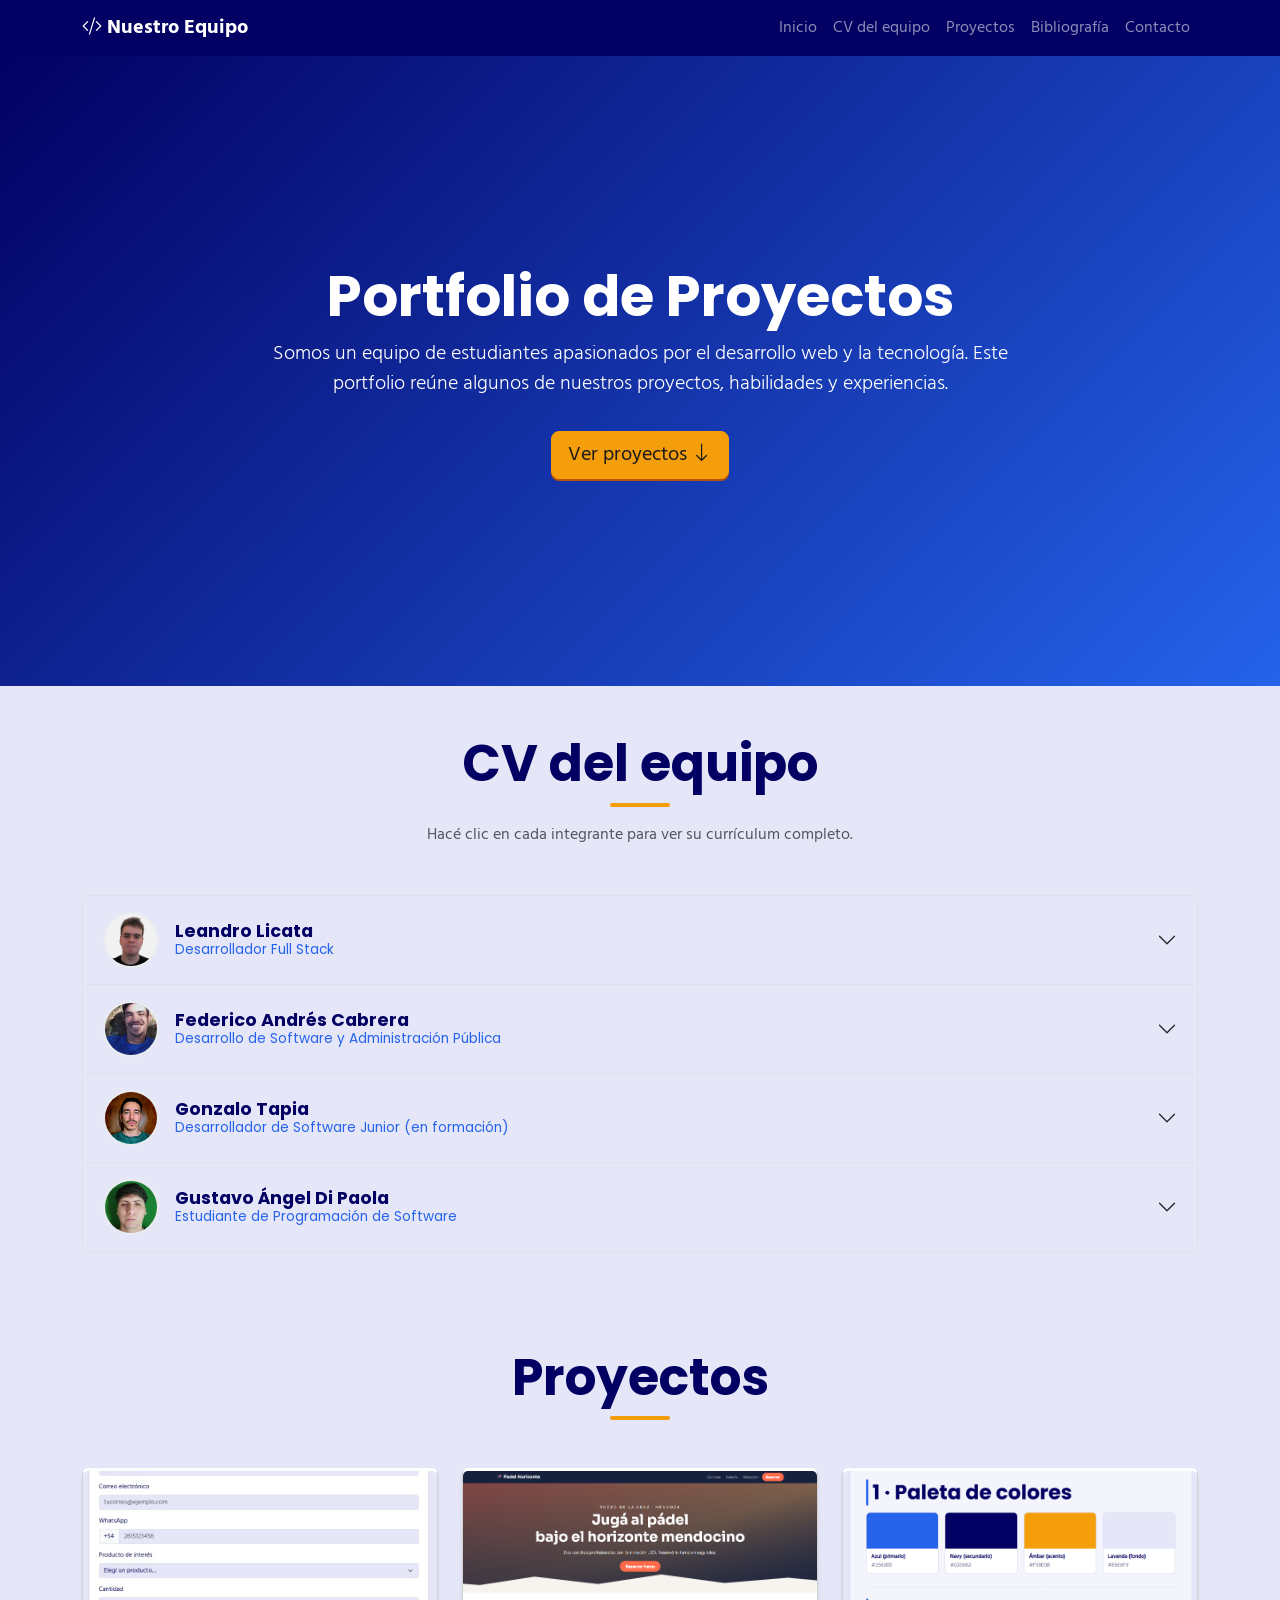
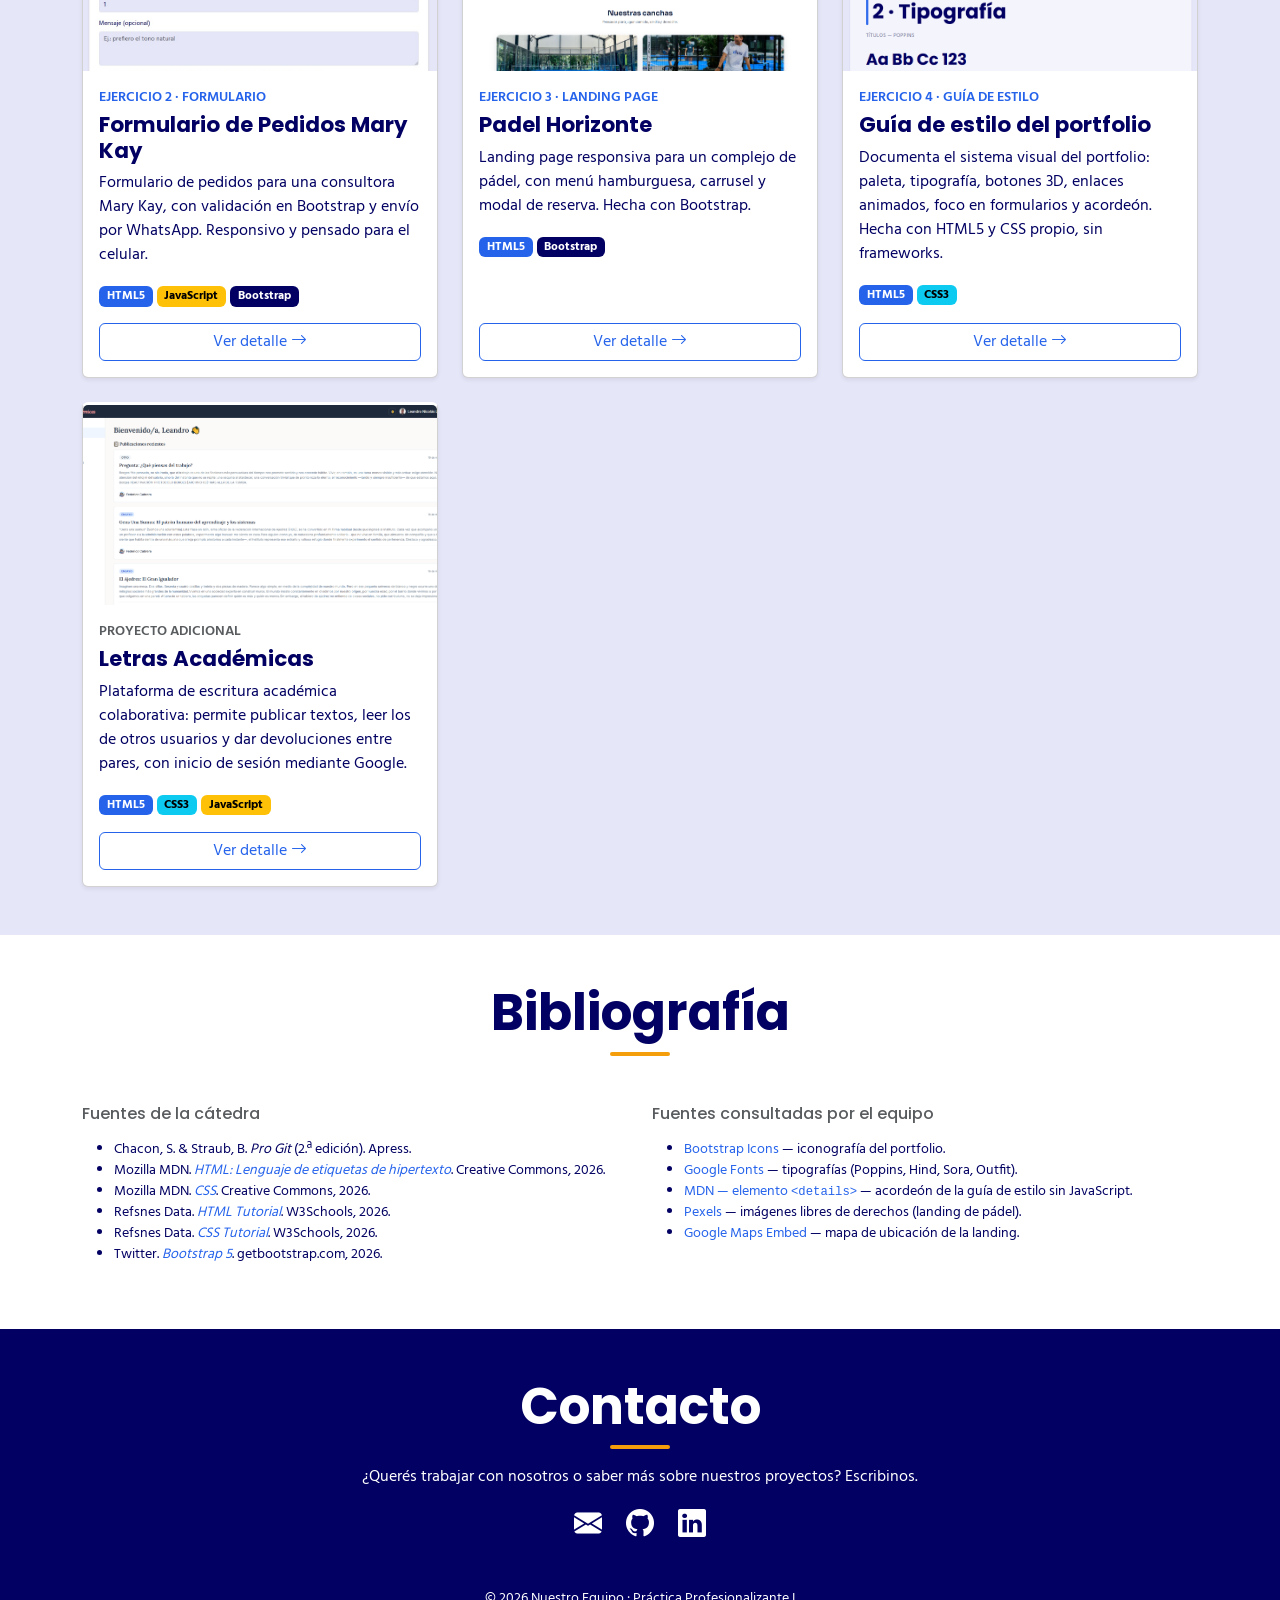
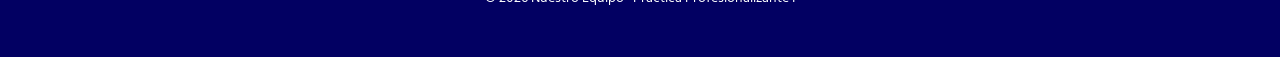
<file: index.html>
<!doctype html>
<html lang="es">
  <head>
    <meta charset="UTF-8" />
    <meta name="viewport" content="width=device-width, initial-scale=1.0" />
    <meta
      name="description"
      content="Portfolio grupal de proyectos - Práctica Profesionalizante I"
    />
    <title>Portfolio Grupal | Práctica Profesionalizante I</title>

    <!-- Bootstrap 5 (CSS) por CDN -->
    <link
      href="https://cdn.jsdelivr.net/npm/bootstrap@5.3.3/dist/css/bootstrap.min.css"
      rel="stylesheet"
    />
    <!-- Bootstrap Icons -->
    <link
      href="https://cdn.jsdelivr.net/npm/bootstrap-icons@1.11.3/font/bootstrap-icons.css"
      rel="stylesheet"
    />
    <!-- Tema propio: paleta y tipografías -->
    <link href="css/colores.css" rel="stylesheet" />
    <!-- Estilos propios -->
    <link href="css/styles.css" rel="stylesheet" />
  </head>
  <body>
    <!-- ===== NAVBAR ===== -->
    <nav class="navbar navbar-expand-lg navbar-dark bg-dark fixed-top">
      <div class="container">
        <a class="navbar-brand fw-bold" href="index.html">
          <i class="bi bi-code-slash"></i> Nuestro Equipo
        </a>
        <button
          class="navbar-toggler"
          type="button"
          data-bs-toggle="collapse"
          data-bs-target="#navMenu"
          aria-controls="navMenu"
          aria-expanded="false"
          aria-label="Abrir menú"
        >
          <span class="navbar-toggler-icon"></span>
        </button>
        <div class="collapse navbar-collapse" id="navMenu">
          <ul class="navbar-nav ms-auto">
            <li class="nav-item">
              <a class="nav-link" href="#inicio">Inicio</a>
            </li>
            <li class="nav-item">
              <a class="nav-link" href="#cv">CV del equipo</a>
            </li>
            <li class="nav-item">
              <a class="nav-link" href="#proyectos">Proyectos</a>
            </li>
            <li class="nav-item">
              <a class="nav-link" href="#bibliografia">Bibliografía</a>
            </li>
            <li class="nav-item">
              <a class="nav-link" href="#contacto">Contacto</a>
            </li>
          </ul>
        </div>
      </div>
    </nav>

    <!-- ===== HERO / PRESENTACIÓN ===== -->
    <header
      id="inicio"
      class="hero text-center text-white d-flex align-items-center"
    >
      <div class="container">
        <h1 class="display-4 fw-bold">Portfolio de Proyectos</h1>
        <p class="lead col-lg-8 mx-auto">
          Somos un equipo de estudiantes apasionados por el desarrollo web y la
          tecnología. Este portfolio reúne algunos de nuestros proyectos,
          habilidades y experiencias.
        </p>
        <a href="#proyectos" class="btn btn-accent btn-lg btn-3d mt-3">
          Ver proyectos <i class="bi bi-arrow-down"></i>
        </a>
      </div>
    </header>

    <!-- ===== CV DEL EQUIPO (carátula del portafolio) ===== -->
    <!--
      Cada integrante tiene su CV en un ítem de acordeón (Bootstrap 5).
      El encabezado muestra foto + nombre + rol (conciso); al desplegar
      aparecen todos los datos pedidos por la consigna:
      identificación, contacto, idiomas, título más alto,
      perfeccionamiento certificado, habilidades (blandas / técnicas /
      transversales) y antecedentes laborales.
    -->
    <section id="cv" class="py-5">
      <div class="container">
        <h2 class="text-center mb-3 section-title">CV del equipo</h2>
        <p class="text-center text-muted mb-5 col-lg-8 mx-auto">
          Hacé clic en cada integrante para ver su currículum completo.
        </p>

        <div class="accordion cv-accordion" id="cvAccordion">
          <!-- ============ CV 1: Leandro Licata ============ -->
          <div class="accordion-item">
            <h3 class="accordion-header" id="cvHeadLeandro">
              <button
                class="accordion-button collapsed"
                type="button"
                data-bs-toggle="collapse"
                data-bs-target="#cvBodyLeandro"
                aria-expanded="false"
                aria-controls="cvBodyLeandro"
              >
                <img
                  src="assets/img/leandro.jpeg"
                  class="avatar-sm me-3"
                  alt="Foto de Leandro Licata"
                />
                <span class="cv-head-text">
                  <span class="cv-name">Leandro Licata</span>
                  <span class="cv-role">Desarrollador Full Stack</span>
                </span>
              </button>
            </h3>
            <div
              id="cvBodyLeandro"
              class="accordion-collapse collapse"
              aria-labelledby="cvHeadLeandro"
              data-bs-parent="#cvAccordion"
            >
              <div class="accordion-body">
                <p class="cv-intro">
                  Desarrollador Full Stack con experiencia en plataformas SaaS y
                  aplicaciones web escalables. Especializado en el stack
                  JavaScript/TypeScript moderno (Next.js, Node.js, PostgreSQL):
                  migraciones de arquitectura, integración de pasarelas de pago,
                  autenticación con JWT y testing automatizado. Trayectoria
                  previa como técnico de PC y electricista, que aportó una sólida
                  capacidad para resolver problemas y aprender de forma
                  autodidacta.
                </p>

                <div class="row g-4">
                  <!-- Contacto + Idiomas -->
                  <div class="col-lg-4">
                    <h6 class="cv-subtitle">
                      <i class="bi bi-person-vcard"></i> Contacto
                    </h6>
                    <ul class="cv-list">
                      <li>
                        <i class="bi bi-geo-alt"></i> Mendoza, Argentina
                      </li>
                      <li>
                        <i class="bi bi-envelope"></i>
                        <a href="mailto:leandrolicata1@gmail.com"
                          >leandrolicata1@gmail.com</a
                        >
                      </li>
                      <li>
                        <i class="bi bi-telephone"></i>
                        <a href="tel:+5492617153984">+54 9 261 715 3984</a>
                      </li>
                      <li>
                        <i class="bi bi-github"></i>
                        <a
                          href="https://github.com/LeandroLicata"
                          target="_blank"
                          rel="noopener"
                          >github.com/LeandroLicata</a
                        >
                      </li>
                      <li>
                        <i class="bi bi-linkedin"></i>
                        <a
                          href="https://www.linkedin.com/in/leandro-licata/"
                          target="_blank"
                          rel="noopener"
                          >in/leandro-licata</a
                        >
                      </li>
                      <li>
                        <i class="bi bi-globe"></i>
                        <a
                          href="https://leandro-licata-portfolio.vercel.app"
                          target="_blank"
                          rel="noopener"
                          >leandro-licata-portfolio.vercel.app</a
                        >
                      </li>
                    </ul>

                    <h6 class="cv-subtitle">
                      <i class="bi bi-translate"></i> Idiomas
                    </h6>
                    <ul class="cv-list">
                      <li>Español — Nativo</li>
                      <li>Inglés — Avanzado</li>
                    </ul>
                  </div>

                  <!-- Formación -->
                  <div class="col-lg-8">
                    <h6 class="cv-subtitle">
                      <i class="bi bi-mortarboard"></i> Título completo más alto
                    </h6>
                    <p class="mb-3">
                      <strong>Tecnicatura Superior en Desarrollo de
                      Software</strong> — Instituto Superior Manuel Belgrano ·
                      2026 (en curso).
                    </p>

                    <h6 class="cv-subtitle">
                      <i class="bi bi-patch-check"></i> Perfeccionamiento
                      certificado
                    </h6>
                    <ul class="cv-list">
                      <li>
                        <strong>Carrera Full Stack Web Developer</strong> —
                        Henry Bootcamp · 2022–2023.
                      </li>
                      <li>
                        <strong>Formación autodidacta</strong> — React, Next.js,
                        Node.js, TypeScript.
                      </li>
                    </ul>
                  </div>
                </div>

                <!-- Habilidades -->
                <h6 class="cv-subtitle mt-4">
                  <i class="bi bi-stars"></i> Habilidades
                </h6>
                <p class="mb-2">
                  <strong>Técnicas:</strong>
                  <span class="badge text-bg-primary">React</span>
                  <span class="badge text-bg-info">Next.js</span>
                  <span class="badge text-bg-warning">TypeScript</span>
                  <span class="badge text-bg-secondary">Tailwind</span>
                  <span class="badge text-bg-primary">Bootstrap</span>
                  <span class="badge text-bg-info">Redux</span>
                  <span class="badge text-bg-warning">Node.js</span>
                  <span class="badge text-bg-secondary">NestJS</span>
                  <span class="badge text-bg-primary">Express</span>
                  <span class="badge text-bg-info">PostgreSQL</span>
                  <span class="badge text-bg-warning">MongoDB</span>
                  <span class="badge text-bg-secondary">Prisma</span>
                  <span class="badge text-bg-primary">TypeORM</span>
                  <span class="badge text-bg-info">Testing (unit / e2e)</span>
                  <span class="badge text-bg-warning">MercadoPago</span>
                  <span class="badge text-bg-secondary">Git</span>
                </p>
                <p class="mb-2">
                  <strong>Blandas:</strong>
                  <span class="badge text-bg-light">Autodidacta</span>
                  <span class="badge text-bg-light">Trabajo en equipo</span>
                  <span class="badge text-bg-light">Comunicación</span>
                  <span class="badge text-bg-light">Atención al detalle</span>
                </p>
                <p class="mb-0">
                  <strong>Transversales:</strong>
                  <span class="badge text-bg-light">Resolución de problemas</span>
                  <span class="badge text-bg-light">Trabajo remoto</span>
                  <span class="badge text-bg-light">Adaptabilidad</span>
                  <span class="badge text-bg-light">Aprendizaje continuo</span>
                </p>

                <!-- Antecedentes laborales -->
                <h6 class="cv-subtitle mt-4">
                  <i class="bi bi-briefcase"></i> Antecedentes laborales
                </h6>
                <ul class="cv-timeline">
                  <li>
                    <span class="cv-when">dic 2025 – Actualidad</span>
                    <strong>Desarrollador Web Full Stack</strong> — Olalingo
                    (Remoto). Múltiples proyectos (Olalingo Online, Campus y
                    panel de administración): migración de autenticación a
                    NextAuth con JWT, unificación del panel admin heredado
                    (PHP + React → Next.js), integración de MercadoPago con
                    webhooks y testing automatizado (unit + e2e) en 5
                    repositorios.
                    <br /><span class="cv-stack"
                      >Stack: Next.js, Tailwind, TypeScript, NestJS, TypeORM,
                      Prisma, PostgreSQL, MercadoPago</span
                    >
                  </li>
                  <li>
                    <span class="cv-when">2024</span>
                    <strong>Pasante — Desarrollador Web</strong> — Timbring.
                    Migración de autenticación de Auth0 a NextAuth, home
                    responsive, formulario de registro con validaciones y
                    sistema de recuperación de contraseñas.
                    <br /><span class="cv-stack"
                      >Stack: Next.js, TailwindCSS, TypeScript, Redux,
                      Node.js</span
                    >
                  </li>
                  <li>
                    <span class="cv-when">Trayectoria previa</span>
                    <strong>Técnico de PC y electricista</strong>. Base sólida
                    en resolución de problemas y aprendizaje autodidacta.
                  </li>
                </ul>
              </div>
            </div>
          </div>

          <!-- ============ CV 2: Federico Cabrera ============ -->
          <div class="accordion-item">
            <h3 class="accordion-header" id="cvHeadFederico">
              <button
                class="accordion-button collapsed"
                type="button"
                data-bs-toggle="collapse"
                data-bs-target="#cvBodyFederico"
                aria-expanded="false"
                aria-controls="cvBodyFederico"
              >
                <img
                  src="assets/img/Federico.jpg"
                  class="avatar-sm me-3"
                  alt="Foto de Federico Cabrera"
                />
                <span class="cv-head-text">
                  <span class="cv-name">Federico Andrés Cabrera</span>
                  <span class="cv-role">Desarrollo de Software y Administración Pública</span>
                </span>
              </button>
            </h3>
            <div
              id="cvBodyFederico"
              class="accordion-collapse collapse"
              aria-labelledby="cvHeadFederico"
              data-bs-parent="#cvAccordion"
            >
              <div class="accordion-body">
                <p class="cv-intro">
                  Profesional con más de 15 años de experiencia en el Poder
                  Judicial (gestión operativa de la Oficina de Secuestros y
                  Notificaciones), en transición activa hacia el sector
                  tecnológico. Desarrollo soluciones que integran Inteligencia
                  Artificial, scripts en Python y análisis de arquitecturas de
                  software para automatizar flujos de trabajo.
                </p>

                <div class="row g-4">
                  <div class="col-lg-4">
                    <h6 class="cv-subtitle">
                      <i class="bi bi-person-vcard"></i> Contacto
                    </h6>
                    <ul class="cv-list">
                      <li>
                        <i class="bi bi-geo-alt"></i> Urquiza 425, Ciudad de
                        Mendoza
                      </li>
                      <li>
                        <i class="bi bi-envelope"></i>
                        <a href="mailto:federicocabrera1978@gmail.com"
                          >federicocabrera1978@gmail.com</a
                        >
                      </li>
                      <li>
                        <i class="bi bi-telephone"></i>
                        <a href="tel:+542615523087">0261 5523087</a>
                      </li>
                      <li>
                        <i class="bi bi-github"></i>
                        <a
                          href="https://github.com/federicocabrera1978-svg"
                          target="_blank"
                          rel="noopener"
                          >github.com/federicocabrera1978-svg</a
                        >
                      </li>
                      <li>
                        <i class="bi bi-linkedin"></i>
                        <a
                          href="https://www.linkedin.com/in/federico-cabrera-8110512b6/"
                          target="_blank"
                          rel="noopener"
                          >in/federico-cabrera</a
                        >
                      </li>
                    </ul>

                    <h6 class="cv-subtitle">
                      <i class="bi bi-translate"></i> Idiomas
                    </h6>
                    <ul class="cv-list">
                      <li>Español — Nativo</li>
                      <li>
                        Inglés — Lectura avanzada (textos técnicos); escritura y
                        habla intermedio (AMICANA)
                      </li>
                    </ul>
                  </div>

                  <div class="col-lg-8">
                    <h6 class="cv-subtitle">
                      <i class="bi bi-mortarboard"></i> Título completo más alto
                    </h6>
                    <p class="mb-3">
                      <strong>Tecnicatura Superior en Desarrollo de
                      Software</strong> — IES 9-008 Manuel Belgrano (Programa
                      Forma TEC), en curso. Lideró un proyecto de investigación
                      sobre arquitectura de software (monolíticos vs.
                      microservicios).<br />
                      Estudios previos: Ingeniería en Computación (UTN,
                      2003–2004) y Traductorado de Inglés (U. del Aconcagua,
                      2000–2001), ambos incompletos.
                    </p>

                    <h6 class="cv-subtitle">
                      <i class="bi bi-patch-check"></i> Perfeccionamiento
                      certificado
                    </h6>
                    <ul class="cv-list">
                      <li>
                        <strong>Formación en Inteligencia Artificial</strong> —
                        Google. Introducción a la IA y herramientas de
                        productividad.
                      </li>
                    </ul>
                  </div>
                </div>

                <h6 class="cv-subtitle mt-4">
                  <i class="bi bi-stars"></i> Habilidades
                </h6>
                <p class="mb-2">
                  <strong>Técnicas:</strong>
                  <span class="badge text-bg-primary">Python</span>
                  <span class="badge text-bg-info">Linux</span>
                  <span class="badge text-bg-warning">Integración de APIs</span>
                  <span class="badge text-bg-secondary">Arquitecturas de software</span>
                  <span class="badge text-bg-primary">IA generativa (Gemini, ChatGPT)</span>
                  <span class="badge text-bg-info">Ing. de prompts</span>
                  <span class="badge text-bg-warning">HTML</span>
                  <span class="badge text-bg-secondary">CSS</span>
                  <span class="badge text-bg-primary">Bootstrap</span>
                  <span class="badge text-bg-info">JavaScript</span>
                  <span class="badge text-bg-warning">Excel avanzado</span>
                </p>
                <p class="mb-2">
                  <strong>Blandas:</strong>
                  <span class="badge text-bg-light">Atención al público</span>
                  <span class="badge text-bg-light">Responsabilidad</span>
                  <span class="badge text-bg-light">Comunicación</span>
                  <span class="badge text-bg-light">Liderazgo</span>
                  <span class="badge text-bg-light">Trabajo en equipo</span>
                </p>
                <p class="mb-0">
                  <strong>Transversales:</strong>
                  <span class="badge text-bg-light">Gestión operativa</span>
                  <span class="badge text-bg-light">Automatización de procesos</span>
                  <span class="badge text-bg-light">Resolución de problemas</span>
                  <span class="badge text-bg-light">Investigación</span>
                </p>

                <h6 class="cv-subtitle mt-4">
                  <i class="bi bi-briefcase"></i> Antecedentes laborales
                </h6>
                <ul class="cv-timeline">
                  <li>
                    <span class="cv-when">Oct 2007 – Actualidad</span>
                    <strong>Auxiliar Administrativo</strong> — Poder Judicial de
                    Mendoza (Secuestros y Notificaciones). Tramitación de oficios
                    y documentación judicial, desarrollo de scripts en Python y
                    APIs para automatización y geolocalización, e investigación de
                    IA para reconocimiento de patrones.
                  </li>
                  <li>
                    <span class="cv-when">Feb 2003 – May 2007</span>
                    <strong>Encargado de Atención al Cliente</strong> — Complejo
                    de Pádel. Gestión de caja, facturación y arqueos, coordinación
                    de turnos y supervisión del personal.
                  </li>
                </ul>
              </div>
            </div>
          </div>

          <!-- ============ CV 3: Gonzalo Tapia ============ -->
          <div class="accordion-item">
            <h3 class="accordion-header" id="cvHeadGonzalo">
              <button
                class="accordion-button collapsed"
                type="button"
                data-bs-toggle="collapse"
                data-bs-target="#cvBodyGonzalo"
                aria-expanded="false"
                aria-controls="cvBodyGonzalo"
              >
                <img
                  src="assets/img/gonzalo.jpeg"
                  class="avatar-sm me-3"
                  alt="Foto de Gonzalo Tapia"
                />
                <span class="cv-head-text">
                  <span class="cv-name">Gonzalo Tapia</span>
                  <span class="cv-role">Desarrollador de Software Junior (en formación)</span>
                </span>
              </button>
            </h3>
            <div
              id="cvBodyGonzalo"
              class="accordion-collapse collapse"
              aria-labelledby="cvHeadGonzalo"
              data-bs-parent="#cvAccordion"
            >
              <div class="accordion-body">
                <p class="cv-intro">
                  Desarrollador de software junior en formación (Tecnicatura
                  Superior en Desarrollo de Software). Aporto pensamiento lógico,
                  aprendizaje rápido y experiencia previa en atención al cliente y
                  trabajo en equipo.
                </p>

                <div class="row g-4">
                  <div class="col-lg-4">
                    <h6 class="cv-subtitle">
                      <i class="bi bi-person-vcard"></i> Contacto
                    </h6>
                    <ul class="cv-list">
                      <li>
                        <i class="bi bi-geo-alt"></i> Callao 826, Godoy Cruz,
                        Mendoza
                      </li>
                      <li>
                        <i class="bi bi-envelope"></i>
                        <a href="mailto:gonztapia98@gmail.com"
                          >gonztapia98@gmail.com</a
                        >
                      </li>
                      <li>
                        <i class="bi bi-telephone"></i>
                        <a href="tel:+542616921875">+54 2616921875</a>
                      </li>
                      <li>
                        <i class="bi bi-github"></i>
                        <a
                          href="https://github.com/GonzaTapia98"
                          target="_blank"
                          rel="noopener"
                          >github.com/GonzaTapia98</a
                        >
                      </li>
                      <li>
                        <i class="bi bi-linkedin"></i>
                        <a
                          href="https://www.linkedin.com/in/gonzalo-nicol%C3%A1s-tapia-385ab4317/"
                          target="_blank"
                          rel="noopener"
                          >in/gonzalo-tapia</a
                        >
                      </li>
                    </ul>

                    <h6 class="cv-subtitle">
                      <i class="bi bi-translate"></i> Idiomas
                    </h6>
                    <ul class="cv-list">
                      <li>Español — Nativo</li>
                      <li>Inglés — Avanzado</li>
                    </ul>
                  </div>

                  <div class="col-lg-8">
                    <h6 class="cv-subtitle">
                      <i class="bi bi-mortarboard"></i> Título completo más alto
                    </h6>
                    <p class="mb-3">
                      <strong>Tecnicatura Superior en Desarrollo de
                      Software</strong> — Instituto Superior Manuel Belgrano ·
                      2025 (en curso).<br />
                      Título previo: Bachiller en Economía y Administración —
                      Escuela San Luis Gonzaga (2016).
                    </p>

                    <h6 class="cv-subtitle">
                      <i class="bi bi-patch-check"></i> Perfeccionamiento
                      certificado
                    </h6>
                    <ul class="cv-list">
                      <li>
                        <strong>Inglés Avanzado</strong> — Instituto de Lenguas
                        Extranjeras, Mendoza · 2014–2018.
                      </li>
                    </ul>
                  </div>
                </div>

                <h6 class="cv-subtitle mt-4">
                  <i class="bi bi-stars"></i> Habilidades
                </h6>
                <p class="mb-2">
                  <strong>Técnicas:</strong>
                  <span class="badge text-bg-primary">Python</span>
                  <span class="badge text-bg-info">PHP</span>
                  <span class="badge text-bg-warning">Laravel</span>
                  <span class="badge text-bg-secondary">HTML</span>
                  <span class="badge text-bg-primary">CSS</span>
                  <span class="badge text-bg-info">Git</span>
                  <span class="badge text-bg-warning">GitHub</span>
                  <span class="badge text-bg-secondary">Linux</span>
                  <span class="badge text-bg-primary">VS Code</span>
                </p>
                <p class="mb-2">
                  <strong>Blandas:</strong>
                  <span class="badge text-bg-light">Trabajo en equipo</span>
                  <span class="badge text-bg-light">Comunicación</span>
                  <span class="badge text-bg-light">Escucha activa</span>
                  <span class="badge text-bg-light">Proactividad</span>
                </p>
                <p class="mb-0">
                  <strong>Transversales:</strong>
                  <span class="badge text-bg-light">Pensamiento lógico</span>
                  <span class="badge text-bg-light">Resolución de problemas</span>
                  <span class="badge text-bg-light">Aprendizaje rápido</span>
                  <span class="badge text-bg-light">Organización</span>
                </p>

                <h6 class="cv-subtitle mt-4">
                  <i class="bi bi-briefcase"></i> Antecedentes laborales
                </h6>
                <ul class="cv-timeline">
                  <li>
                    <span class="cv-when">2019 – Actualidad</span>
                    <strong>Operaciones y atención al cliente</strong> — R.T
                    Viajes, Mendoza. Gestión de incidencias operativas en tiempo
                    real, coordinación de operaciones y tiempos, y atención al
                    cliente.
                  </li>
                  <li>
                    <span class="cv-when">2017 – 2019</span>
                    <strong>Atención al cliente y administración</strong> —
                    Mendoza. Trabajo en equipo para cumplir objetivos operativos,
                    resolución de conflictos y tareas administrativas.
                  </li>
                </ul>
              </div>
            </div>
          </div>

          <!-- ============ CV 4: Gustavo Di Paola ============ -->
          <div class="accordion-item">
            <h3 class="accordion-header" id="cvHeadGustavo">
              <button
                class="accordion-button collapsed"
                type="button"
                data-bs-toggle="collapse"
                data-bs-target="#cvBodyGustavo"
                aria-expanded="false"
                aria-controls="cvBodyGustavo"
              >
                <img
                  src="assets/img/gustavo.jpeg"
                  class="avatar-sm me-3"
                  alt="Foto de Gustavo Di Paola"
                />
                <span class="cv-head-text">
                  <span class="cv-name">Gustavo Ángel Di Paola</span>
                  <span class="cv-role">Estudiante de Programación de Software</span>
                </span>
              </button>
            </h3>
            <div
              id="cvBodyGustavo"
              class="accordion-collapse collapse"
              aria-labelledby="cvHeadGustavo"
              data-bs-parent="#cvAccordion"
            >
              <div class="accordion-body">
                <p class="cv-intro">
                  Persona responsable, comprometida y con gran predisposición
                  para el trabajo en equipo y el aprendizaje continuo. Trabajo de
                  forma organizada, eficiente y prolija, con buena adaptación a
                  distintos entornos y una actitud positiva y colaborativa.
                </p>

                <div class="row g-4">
                  <div class="col-lg-4">
                    <h6 class="cv-subtitle">
                      <i class="bi bi-person-vcard"></i> Contacto
                    </h6>
                    <ul class="cv-list">
                      <li>
                        <i class="bi bi-geo-alt"></i> Mendoza, Argentina
                      </li>
                      <li>
                        <i class="bi bi-envelope"></i>
                        <a href="mailto:gustavodipaola75@gmail.com"
                          >gustavodipaola75@gmail.com</a
                        >
                      </li>
                      <li>
                        <i class="bi bi-telephone"></i>
                        <a href="tel:+542613839997">+54 261 383 9997</a>
                      </li>
                      <li>
                        <i class="bi bi-github"></i>
                        <a
                          href="https://github.com/gustavodipaola75-star"
                          target="_blank"
                          rel="noopener"
                          >github.com/gustavodipaola75-star</a
                        >
                      </li>
                      <li>
                        <i class="bi bi-linkedin"></i>
                        <a
                          href="https://www.linkedin.com/in/guss-di-paola-8b0888299/"
                          target="_blank"
                          rel="noopener"
                          >in/guss-di-paola</a
                        >
                      </li>
                    </ul>

                    <h6 class="cv-subtitle">
                      <i class="bi bi-translate"></i> Idiomas
                    </h6>
                    <ul class="cv-list">
                      <li>Español — Nativo</li>
                      <li>Inglés — Básico</li>
                    </ul>
                  </div>

                  <div class="col-lg-8">
                    <h6 class="cv-subtitle">
                      <i class="bi bi-mortarboard"></i> Título completo más alto
                    </h6>
                    <p class="mb-3">
                      <strong>Técnico en Programación de Software</strong> —
                      Instituto Superior Manuel Belgrano (en curso).<br />
                      Título previo: Nivel Secundario completo — CENS Héroes
                      Policías de Mendoza.
                    </p>

                    <h6 class="cv-subtitle">
                      <i class="bi bi-patch-check"></i> Perfeccionamiento
                      certificado
                    </h6>
                    <!-- ⚠️ Gustavo: agregar cursos/certificaciones si tenés -->
                    <ul class="cv-list">
                      <li>(A completar con cursos certificados, si los hay)</li>
                    </ul>
                  </div>
                </div>

                <h6 class="cv-subtitle mt-4">
                  <i class="bi bi-stars"></i> Habilidades
                </h6>
                <p class="mb-2">
                  <strong>Técnicas:</strong>
                  <span class="badge text-bg-primary">Programación (en formación)</span>
                  <span class="badge text-bg-info">Microsoft Excel</span>
                  <span class="badge text-bg-warning">Computación básica</span>
                  <span class="badge text-bg-secondary">Entornos digitales y redes</span>
                </p>
                <p class="mb-2">
                  <strong>Blandas:</strong>
                  <span class="badge text-bg-light">Responsabilidad</span>
                  <span class="badge text-bg-light">Trabajo en equipo</span>
                  <span class="badge text-bg-light">Compromiso</span>
                  <span class="badge text-bg-light">Puntualidad</span>
                  <span class="badge text-bg-light">Actitud positiva</span>
                </p>
                <p class="mb-0">
                  <strong>Transversales:</strong>
                  <span class="badge text-bg-light">Organización</span>
                  <span class="badge text-bg-light">Adaptabilidad</span>
                  <span class="badge text-bg-light">Aprendizaje continuo</span>
                  <span class="badge text-bg-light">Eficiencia</span>
                </p>

                <h6 class="cv-subtitle mt-4">
                  <i class="bi bi-briefcase"></i> Antecedentes laborales
                </h6>
                <ul class="cv-timeline">
                  <li>
                    <span class="cv-when">Mar 2025 – Ago 2025</span>
                    <strong>Ayudante de Carpintería</strong>. Apoyo en fabricación
                    y montaje, manejo básico de herramientas, orden del taller y
                    trabajo en equipo.
                  </li>
                  <li>
                    <span class="cv-when">2021 – 2023</span>
                    <strong>Árbitro de Básquet</strong> — Colegio de Árbitros de
                    Básquet de Mendoza. Aplicación de reglamentos, gestión de
                    tiempos y resolución de situaciones en cancha.
                  </li>
                  <li>
                    <span class="cv-when">Ene 2022 – Ene 2023</span>
                    <strong>Operario</strong> — Cooperativa Vitivinícola Nueva
                    California. Tareas operativas y procesos productivos bajo
                    normas de seguridad.
                  </li>
                  <li>
                    <span class="cv-when">2 meses</span>
                    <strong>Ayudante de Cocina</strong> — Mi Lugar Rotisería.
                    Preparación de materias primas, higiene y seguridad, y control
                    de stock.
                  </li>
                </ul>
              </div>
            </div>
          </div>
        </div>
      </div>
    </section>

    <!-- ===== PROYECTOS ===== -->
    <section id="proyectos" class="py-5">
      <div class="container">
        <h2 class="text-center mb-5 section-title">Proyectos</h2>
        <div class="row g-4">
          <!-- ===== Ejercicios del TP (van primero y juntos) ===== -->

          <!-- Punto 2 del TP: formulario con validación y envío -->
          <div class="col-md-6 col-lg-4">
            <div class="card h-100 shadow-sm">
              <img
                src="assets/img/captura-form.jpeg"
                class="card-img-top"
                alt="Captura del formulario Mary Kay"
              />
              <div class="card-body d-flex flex-column">
                <span class="text-uppercase small fw-semibold text-primary mb-1"
                  >Ejercicio 2 · Formulario</span
                >
                <h5 class="card-title">Formulario de Pedidos Mary Kay</h5>
                <p class="card-text">
                  Formulario de pedidos para una consultora Mary Kay, con
                  validación en Bootstrap y envío por WhatsApp. Responsivo y
                  pensado para el celular.
                </p>
                <div class="mb-3">
                  <span class="badge text-bg-primary">HTML5</span>
                  <span class="badge text-bg-warning">JavaScript</span>
                  <span class="badge text-bg-secondary">Bootstrap</span>
                </div>
                <a
                  href="proyectos/proyecto2.html"
                  class="btn btn-outline-primary mt-auto"
                >
                  Ver detalle <i class="bi bi-arrow-right"></i>
                </a>
              </div>
            </div>
          </div>

          <!-- Punto 3 del TP: landing page (hamburguesa + carrusel + modal) -->
          <div class="col-md-6 col-lg-4">
            <div class="card h-100 shadow-sm">
              <img
                src="assets/img/landing-padel.png"
                class="card-img-top"
                alt="Captura de Padel Horizonte"
              />
              <div class="card-body d-flex flex-column">
                <span class="text-uppercase small fw-semibold text-primary mb-1"
                  >Ejercicio 3 · Landing page</span
                >
                <h5 class="card-title">Padel Horizonte</h5>
                <p class="card-text">
                  Landing page responsiva para un complejo de pádel, con menú
                  hamburguesa, carrusel y modal de reserva. Hecha con Bootstrap.
                </p>
                <div class="mb-3">
                  <span class="badge text-bg-primary">HTML5</span>
                  <span class="badge text-bg-secondary">Bootstrap</span>
                </div>
                <a
                  href="proyectos/proyecto3.html"
                  class="btn btn-outline-primary mt-auto"
                >
                  Ver detalle <i class="bi bi-arrow-right"></i>
                </a>
              </div>
            </div>
          </div>

          <!-- Punto 4 del TP: guía de estilo (HTML5 + CSS propio) -->
          <div class="col-md-6 col-lg-4">
            <div class="card h-100 shadow-sm">
              <img
                src="assets/img/guia-estilo.png"
                class="card-img-top"
                alt="Captura de la guía de estilo del portfolio"
              />
              <div class="card-body d-flex flex-column">
                <span class="text-uppercase small fw-semibold text-primary mb-1"
                  >Ejercicio 4 · Guía de estilo</span
                >
                <h5 class="card-title">Guía de estilo del portfolio</h5>
                <p class="card-text">
                  Documenta el sistema visual del portfolio: paleta, tipografía,
                  botones 3D, enlaces animados, foco en formularios y acordeón.
                  Hecha con HTML5 y CSS propio, sin frameworks.
                </p>
                <div class="mb-3">
                  <span class="badge text-bg-primary">HTML5</span>
                  <span class="badge text-bg-info">CSS3</span>
                </div>
                <a
                  href="proyectos/proyecto4.html"
                  class="btn btn-outline-primary mt-auto"
                >
                  Ver detalle <i class="bi bi-arrow-right"></i>
                </a>
              </div>
            </div>
          </div>

          <!-- ===== Proyecto adicional (fuera del TP) ===== -->
          <div class="col-md-6 col-lg-4">
            <div class="card h-100 shadow-sm">
              <img
                src="assets/img/letras-academicas.png"
                class="card-img-top"
                alt="Captura de Letras Académicas"
              />
              <div class="card-body d-flex flex-column">
                <span class="text-uppercase small fw-semibold text-muted mb-1"
                  >Proyecto adicional</span
                >
                <h5 class="card-title">Letras Académicas</h5>
                <p class="card-text">
                  Plataforma de escritura académica colaborativa: permite
                  publicar textos, leer los de otros usuarios y dar devoluciones
                  entre pares, con inicio de sesión mediante Google.
                </p>
                <div class="mb-3">
                  <span class="badge text-bg-primary">HTML5</span>
                  <span class="badge text-bg-info">CSS3</span>
                  <span class="badge text-bg-warning">JavaScript</span>
                </div>
                <a
                  href="proyectos/proyecto1.html"
                  class="btn btn-outline-primary mt-auto"
                >
                  Ver detalle <i class="bi bi-arrow-right"></i>
                </a>
              </div>
            </div>
          </div>
        </div>
      </div>
    </section>

    <!-- ===== BIBLIOGRAFÍA (punto IV de la consigna) ===== -->
    <section id="bibliografia" class="py-5 bg-white">
      <div class="container">
        <h2 class="text-center mb-5 section-title">Bibliografía</h2>
        <div class="row g-4">
          <!-- Fuentes indicadas por la cátedra -->
          <div class="col-lg-6">
            <h3 class="h6 text-muted mb-3">Fuentes de la cátedra</h3>
            <ul class="small">
              <li>
                Chacon, S. &amp; Straub, B. <em>Pro Git</em> (2.ª edición).
                Apress.
              </li>
              <li>
                Mozilla MDN.
                <a
                  href="https://developer.mozilla.org/es/docs/Web/HTML"
                  target="_blank"
                  rel="noopener"
                  ><em>HTML: Lenguaje de etiquetas de hipertexto</em></a
                >. Creative Commons, 2026.
              </li>
              <li>
                Mozilla MDN.
                <a
                  href="https://developer.mozilla.org/es/docs/Web/CSS"
                  target="_blank"
                  rel="noopener"
                  ><em>CSS</em></a
                >. Creative Commons, 2026.
              </li>
              <li>
                Refsnes Data.
                <a
                  href="https://www.w3schools.com/html/"
                  target="_blank"
                  rel="noopener"
                  ><em>HTML Tutorial</em></a
                >. W3Schools, 2026.
              </li>
              <li>
                Refsnes Data.
                <a
                  href="https://www.w3schools.com/css/"
                  target="_blank"
                  rel="noopener"
                  ><em>CSS Tutorial</em></a
                >. W3Schools, 2026.
              </li>
              <li>
                Twitter.
                <a
                  href="https://getbootstrap.com/"
                  target="_blank"
                  rel="noopener"
                  ><em>Bootstrap 5</em></a
                >. getbootstrap.com, 2026.
              </li>
            </ul>
          </div>

          <!-- Fuentes consultadas por el equipo -->
          <div class="col-lg-6">
            <h3 class="h6 text-muted mb-3">
              Fuentes consultadas por el equipo
            </h3>
            <ul class="small">
              <li>
                <a
                  href="https://icons.getbootstrap.com/"
                  target="_blank"
                  rel="noopener"
                  >Bootstrap Icons</a
                > — iconografía del portfolio.
              </li>
              <li>
                <a
                  href="https://fonts.google.com/"
                  target="_blank"
                  rel="noopener"
                  >Google Fonts</a
                > — tipografías (Poppins, Hind, Sora, Outfit).
              </li>
              <li>
                <a
                  href="https://developer.mozilla.org/es/docs/Web/HTML/Element/details"
                  target="_blank"
                  rel="noopener"
                  >MDN — elemento <code>&lt;details&gt;</code></a
                > — acordeón de la guía de estilo sin JavaScript.
              </li>
              <li>
                <a
                  href="https://www.pexels.com/"
                  target="_blank"
                  rel="noopener"
                  >Pexels</a
                > — imágenes libres de derechos (landing de pádel).
              </li>
              <li>
                <a
                  href="https://developers.google.com/maps/documentation/embed/get-started"
                  target="_blank"
                  rel="noopener"
                  >Google Maps Embed</a
                > — mapa de ubicación de la landing.
              </li>
            </ul>
          </div>
        </div>
      </div>
    </section>

    <!-- ===== CONTACTO / FOOTER ===== -->
    <footer id="contacto" class="bg-dark text-white py-5">
      <div class="container text-center">
        <h2 class="mb-3 section-title">Contacto</h2>
        <p class="col-lg-6 mx-auto">
          ¿Querés trabajar con nosotros o saber más sobre nuestros proyectos?
          Escribinos.
        </p>
        <div class="d-flex justify-content-center gap-4 fs-3 mb-4">
          <a
            href="mailto:equipo@ejemplo.com"
            class="text-white"
            aria-label="Email"
            ><i class="bi bi-envelope-fill"></i
          ></a>
          <a href="#" class="text-white" aria-label="GitHub"
            ><i class="bi bi-github"></i
          ></a>
          <a href="#" class="text-white" aria-label="LinkedIn"
            ><i class="bi bi-linkedin"></i
          ></a>
        </div>
        <hr class="border-secondary" />
        <p class="small mb-0">
          &copy; 2026 Nuestro Equipo · Práctica Profesionalizante I
        </p>
      </div>
    </footer>

    <!-- Bootstrap 5 (JS bundle: navbar colapsable, dropdowns, etc.) -->
    <script src="https://cdn.jsdelivr.net/npm/bootstrap@5.3.3/dist/js/bootstrap.bundle.min.js"></script>
  </body>
</html>
</file>
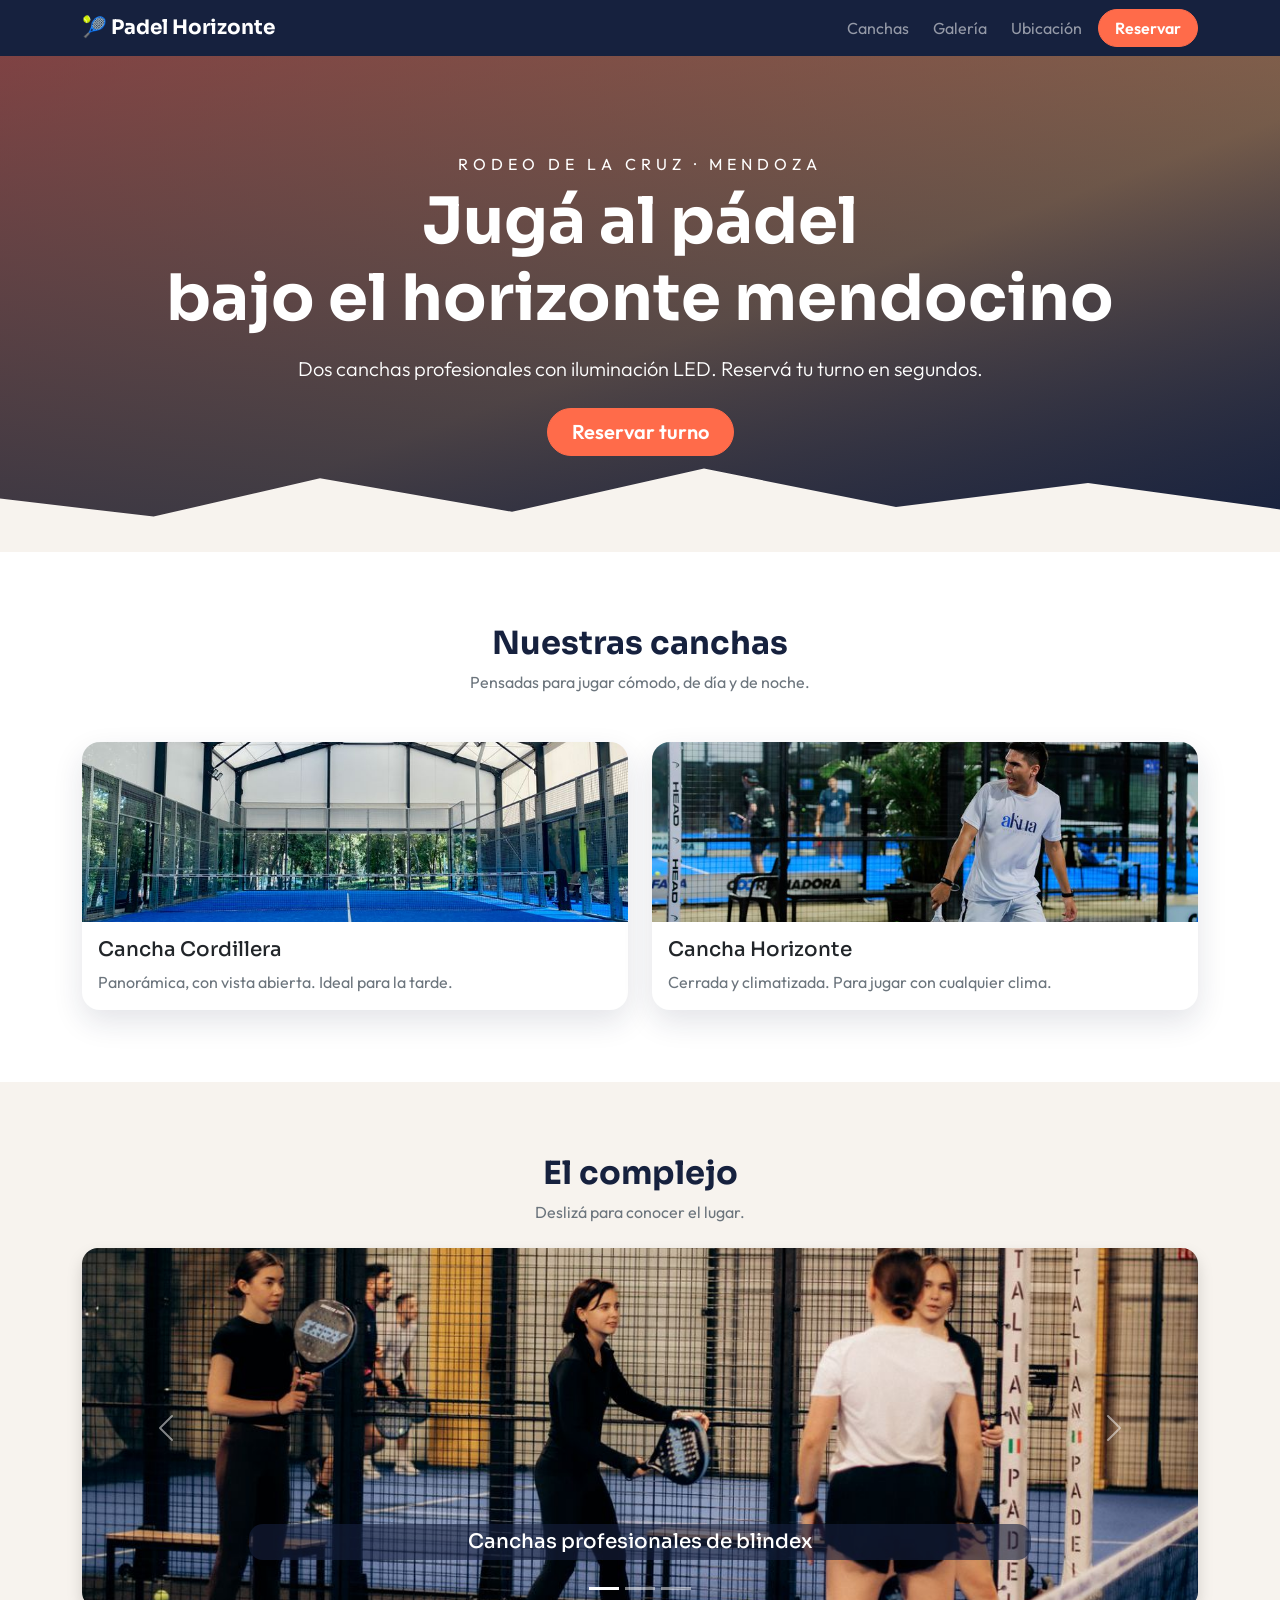
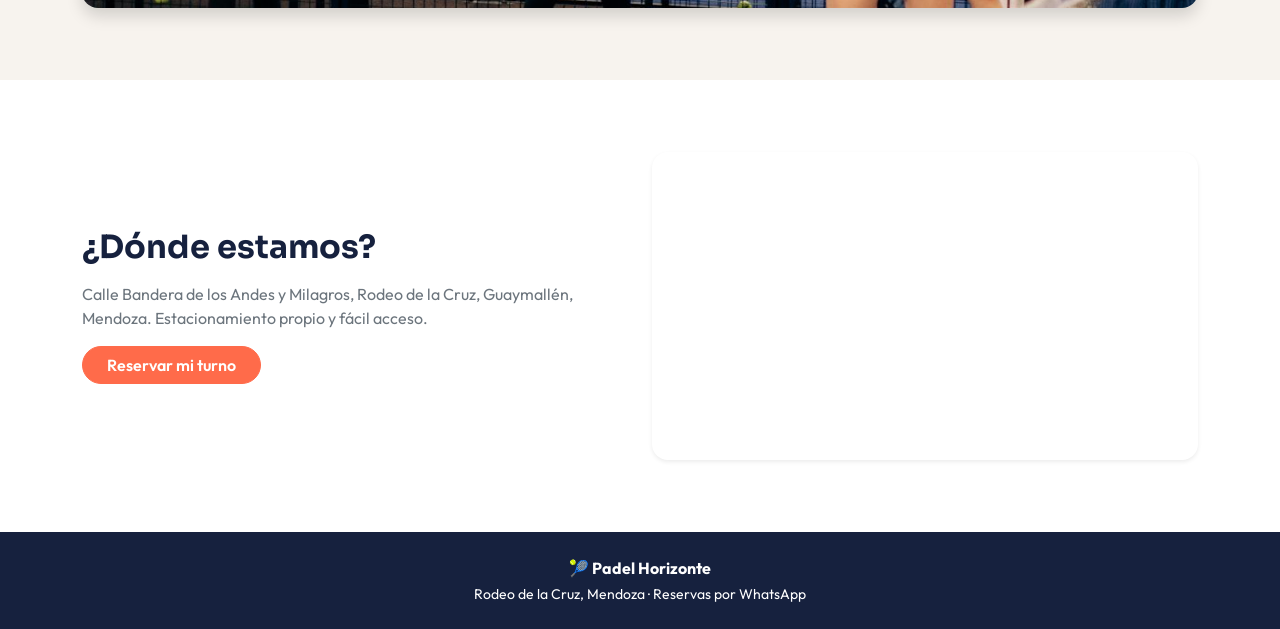
<file: proyectos/landing-padel.html>
<!DOCTYPE html>
<!--
  ============================================================================
  EJERCICIO 3 — LANDING PAGE RESPONSIVA
  Práctica Profesional I · TP2 (Maquetado estático)
  Temática: complejo de pádel "Padel Horizonte" (Rodeo de la Cruz, Mendoza)
  Tecnologías: HTML5 + Bootstrap 5.3
  Autor: Federico Cabrera
  ----------------------------------------------------------------------------
  Elementos pedidos por la consigna y dónde están:
  - Apta para celular (responsive) ... clases col-* / d-*-* en toda la página
  - Menú hamburguesa ............... navbar-toggler (sección NAV)
  - Carrusel navegable ............. id="carruselCanchas" (sección CARRUSEL)
  - Cuadro modal (se abre y cierra)  id="modalReserva" (botones "Reservar")
  ============================================================================
-->
<html lang="es-AR">
<head>
  <meta charset="UTF-8">
  <meta name="viewport" content="width=device-width, initial-scale=1.0">
  <title>Padel Horizonte · Rodeo de la Cruz, Mendoza</title>

  <!-- Bootstrap 5.3 (CSS) -->
  <link
    href="https://cdn.jsdelivr.net/npm/bootstrap@5.3.3/dist/css/bootstrap.min.css"
    rel="stylesheet">

  <!-- Tipografías: Sora (títulos deportivos) + Inter alternativa evitada; usamos Sora + Outfit -->
  <link rel="preconnect" href="https://fonts.googleapis.com">
  <link rel="preconnect" href="https://fonts.gstatic.com" crossorigin>
  <link
    href="https://fonts.googleapis.com/css2?family=Sora:wght@600;700;800&family=Outfit:wght@300;400;500&display=swap"
    rel="stylesheet">

  <!-- Identidad "horizonte": atardecer (coral/ámbar) sobre la cordillera (azul noche) -->
  <style>
    :root {
      --noche:  #16213e;   /* azul noche cordillera */
      --coral:  #ff6b4a;   /* sol/atardecer        */
      --ambar:  #ffb05c;   /* degradé del cielo    */
      --hueso:  #f7f3ee;   /* fondo claro          */
    }
    body { font-family: 'Outfit', sans-serif; color: var(--noche); }
    h1, h2, h3, .display-1, .navbar-brand {
      font-family: 'Sora', sans-serif;
    }
    /* HERO con degradé de atardecer y silueta de cordillera */
    .hero {
      background:
        linear-gradient(180deg, rgba(22,33,62,.55), rgba(22,33,62,.85)),
        linear-gradient(160deg, var(--coral) 0%, var(--ambar) 55%, var(--noche) 100%);
      color: #fff;
      position: relative;
      overflow: hidden;
    }
    /* "montañas" hechas con CSS, sin imágenes con derechos */
    .hero::after {
      content: "";
      position: absolute; left: 0; right: 0; bottom: -1px; height: 120px;
      background: var(--hueso);
      clip-path: polygon(0 100%,0 55%,12% 70%,25% 38%,40% 66%,55% 30%,70% 62%,85% 42%,100% 64%,100% 100%);
    }
    .btn-sol {
      background: var(--coral); border-color: var(--coral); color:#fff; font-weight:600;
    }
    .btn-sol:hover, .btn-sol:focus { background:#e85638; border-color:#e85638; color:#fff; }
    .navbar { background: var(--noche) !important; }
    .seccion { padding: 4.5rem 0; }
    .tarjeta-cancha {
      border:none; border-radius:18px; overflow:hidden;
      box-shadow:0 12px 30px rgba(22,33,62,.12); transition: transform .25s ease;
    }
    .tarjeta-cancha:hover { transform: translateY(-6px); }
    .slide {
      height: 360px; display:flex; align-items:center; justify-content:center;
      color:#fff; text-align:center; font-family:'Sora',sans-serif; font-size:1.6rem;
    }
    .slide-1 { background: linear-gradient(135deg,#ff6b4a,#ffb05c); }
    .slide-2 { background: linear-gradient(135deg,#16213e,#3a5a8a); }
    .slide-3 { background: linear-gradient(135deg,#1f7a5a,#9fd6a0); }
    /* Imágenes reales del carrusel (recortadas a alto fijo) */
    .slide-img { height: 360px; object-fit: cover; }
    /* Caja semitransparente para que el texto se lea sobre la foto.
       bottom elevado para que no se pise con los indicadores del carrusel. */
    .carousel-caption { background: rgba(22,33,62,.6); border-radius: 14px; padding: .4rem 1.25rem; bottom: 3rem; }
    /* Un poco más de aire para los indicadores */
    .carousel-indicators { margin-bottom: .5rem; }
    /* Foto de cada card de cancha */
    .img-cancha { height: 180px; object-fit: cover; }
  </style>
</head>

<body>

  <!-- ===================== NAV con MENÚ HAMBURGUESA ===================== -->
  <!--
    En pantallas chicas el menú se colapsa detrás del botón "hamburguesa".
    navbar-expand-lg => se expande recién en pantallas grandes (lg).
    navbar-toggler   => es el botón hamburguesa.
  -->
  <nav class="navbar navbar-expand-lg navbar-dark sticky-top">
    <div class="container">
      <a class="navbar-brand fw-bold" href="#inicio">🎾 Padel Horizonte</a>

      <!-- Botón hamburguesa: controla el colapso del menú -->
      <button
        class="navbar-toggler"
        type="button"
        data-bs-toggle="collapse"
        data-bs-target="#menuPrincipal"
        aria-controls="menuPrincipal"
        aria-expanded="false"
        aria-label="Abrir menú">
        <span class="navbar-toggler-icon"></span>
      </button>

      <!-- Contenido del menú (se oculta/colapsa en mobile) -->
      <div class="collapse navbar-collapse" id="menuPrincipal">
        <ul class="navbar-nav ms-auto align-items-lg-center gap-lg-2">
          <li class="nav-item"><a class="nav-link" href="#canchas">Canchas</a></li>
          <li class="nav-item"><a class="nav-link" href="#galeria">Galería</a></li>
          <li class="nav-item"><a class="nav-link" href="#ubicacion">Ubicación</a></li>
          <li class="nav-item">
            <!-- Este botón ABRE el modal de reserva -->
            <button class="btn btn-sol rounded-pill px-3" data-bs-toggle="modal" data-bs-target="#modalReserva">
              Reservar
            </button>
          </li>
        </ul>
      </div>
    </div>
  </nav>

  <!-- ===================== HERO ===================== -->
  <header id="inicio" class="hero">
    <div class="container text-center py-5">
      <div class="py-5">
        <p class="text-uppercase mb-2" style="letter-spacing:5px;">Rodeo de la Cruz · Mendoza</p>
        <h1 class="display-3 fw-bold mb-3">Jugá al pádel<br>bajo el horizonte mendocino</h1>
        <p class="lead mb-4">Dos canchas profesionales con iluminación LED. Reservá tu turno en segundos.</p>
        <button class="btn btn-sol btn-lg rounded-pill px-4" data-bs-toggle="modal" data-bs-target="#modalReserva">
          Reservar turno
        </button>
      </div>
    </div>
  </header>

  <!-- ===================== CANCHAS (grilla responsiva) ===================== -->
  <section id="canchas" class="seccion bg-white">
    <div class="container">
      <div class="text-center mb-5">
        <h2 class="fw-bold">Nuestras canchas</h2>
        <p class="text-secondary">Pensadas para jugar cómodo, de día y de noche.</p>
      </div>
      <!-- row-cols-* => 1 columna en mobile, 2 en tablet/desktop (responsive) -->
      <div class="row row-cols-1 row-cols-md-2 g-4">
        <div class="col">
          <div class="card tarjeta-cancha h-100">
            <img
              src="../assets/img/cancha-cordillera.jpg"
              class="card-img-top img-cancha"
              alt="Cancha Cordillera: cancha de pádel techada con estructura vidriada">
            <div class="card-body">
              <h3 class="h5">Cancha Cordillera</h3>
              <p class="text-secondary mb-0">Panorámica, con vista abierta. Ideal para la tarde.</p>
            </div>
          </div>
        </div>
        <div class="col">
          <div class="card tarjeta-cancha h-100">
            <img
              src="../assets/img/cancha-horizonte.jpg"
              class="card-img-top img-cancha"
              alt="Cancha Horizonte: cancha de pádel indoor cerrada">
            <div class="card-body">
              <h3 class="h5">Cancha Horizonte</h3>
              <p class="text-secondary mb-0">Cerrada y climatizada. Para jugar con cualquier clima.</p>
            </div>
          </div>
        </div>
      </div>
    </div>
  </section>

  <!-- ===================== CARRUSEL navegable ===================== -->
  <section id="galeria" class="seccion" style="background:var(--hueso);">
    <div class="container">
      <div class="text-center mb-4">
        <h2 class="fw-bold">El complejo</h2>
        <p class="text-secondary">Deslizá para conocer el lugar.</p>
      </div>

      <!--
        Carrusel de Bootstrap:
        - data-bs-ride="carousel" => avanza solo
        - controles "prev"/"next" e indicadores para navegar
      -->
      <div id="carruselCanchas" class="carousel slide rounded-4 overflow-hidden shadow"
           data-bs-ride="carousel">

        <!-- Indicadores (puntitos para saltar de slide) -->
        <div class="carousel-indicators">
          <button type="button" data-bs-target="#carruselCanchas" data-bs-slide-to="0"
                  class="active" aria-current="true" aria-label="Slide 1"></button>
          <button type="button" data-bs-target="#carruselCanchas" data-bs-slide-to="1"
                  aria-label="Slide 2"></button>
          <button type="button" data-bs-target="#carruselCanchas" data-bs-slide-to="2"
                  aria-label="Slide 3"></button>
        </div>

        <!-- Slides (imagen + texto encima con carousel-caption) -->
        <div class="carousel-inner">
          <div class="carousel-item active">
            <img src="../assets/img/padel-1.jpg" class="d-block w-100 slide-img"
                 alt="Jugadoras de pádel en cancha indoor de Padel Horizonte">
            <div class="carousel-caption d-none d-md-block">
              <p class="h5 mb-0">Canchas profesionales de blindex</p>
            </div>
          </div>
          <div class="carousel-item">
            <img src="../assets/img/padel-2.jpg" class="d-block w-100 slide-img"
                 alt="Cancha de pádel con iluminación LED nocturna">
            <div class="carousel-caption d-none d-md-block">
              <p class="h5 mb-0">Iluminación LED para jugar de noche</p>
            </div>
          </div>
          <div class="carousel-item">
            <img src="../assets/img/padel-3.jpg" class="d-block w-100 slide-img"
                 alt="Jugadoras de pádel en cancha al aire libre al atardecer">
            <div class="carousel-caption d-none d-md-block">
              <p class="h5 mb-0">Jugá al aire libre al atardecer</p>
            </div>
          </div>
        </div>

        <!-- Controles anterior / siguiente -->
        <button class="carousel-control-prev" type="button"
                data-bs-target="#carruselCanchas" data-bs-slide="prev">
          <span class="carousel-control-prev-icon" aria-hidden="true"></span>
          <span class="visually-hidden">Anterior</span>
        </button>
        <button class="carousel-control-next" type="button"
                data-bs-target="#carruselCanchas" data-bs-slide="next">
          <span class="carousel-control-next-icon" aria-hidden="true"></span>
          <span class="visually-hidden">Siguiente</span>
        </button>
      </div>
    </div>
  </section>

  <!-- ===================== UBICACIÓN ===================== -->
  <section id="ubicacion" class="seccion bg-white">
    <div class="container">
      <div class="row align-items-center g-4">
        <div class="col-12 col-lg-6">
          <h2 class="fw-bold mb-3">¿Dónde estamos?</h2>
          <p class="text-secondary">
            Calle Bandera de los Andes y Milagros, Rodeo de la Cruz, Guaymallén, Mendoza.
            Estacionamiento propio y fácil acceso.
          </p>
          <button class="btn btn-sol rounded-pill px-4" data-bs-toggle="modal" data-bs-target="#modalReserva">
            Reservar mi turno
          </button>
        </div>
        <div class="col-12 col-lg-6">
          <!-- Mapa embebido de Google Maps con la ubicación del complejo -->
          <div class="ratio ratio-16x9 rounded-4 shadow-sm overflow-hidden">
            <iframe
              src="https://www.google.com/maps?q=Bandera+de+los+Andes+y+Milagros,+Rodeo+de+la+Cruz,+Guaymall%C3%A9n,+Mendoza&output=embed"
              title="Mapa de la ubicación de Padel Horizonte"
              style="border:0;"
              loading="lazy"
              referrerpolicy="no-referrer-when-downgrade"
              allowfullscreen></iframe>
          </div>
        </div>
      </div>
    </div>
  </section>

  <!-- ===================== FOOTER ===================== -->
  <footer class="text-white text-center py-4" style="background:var(--noche);">
    <div class="container">
      <p class="mb-1 fw-bold">🎾 Padel Horizonte</p>
      <p class="mb-0 small">Rodeo de la Cruz, Mendoza · Reservas por WhatsApp</p>
    </div>
  </footer>

  <!-- ===================== MODAL de reserva (se abre y se cierra) ===================== -->
  <div class="modal fade" id="modalReserva" tabindex="-1" aria-labelledby="tituloModal" aria-hidden="true">
    <div class="modal-dialog modal-dialog-centered">
      <div class="modal-content rounded-4">
        <div class="modal-header">
          <h5 class="modal-title" id="tituloModal">Reservá tu turno</h5>
          <!-- Botón "X": cierra el modal -->
          <button type="button" class="btn-close" data-bs-dismiss="modal" aria-label="Cerrar"></button>
        </div>
        <div class="modal-body">
          <p>Elegí cancha y horario y coordinamos por WhatsApp:</p>
          <ul class="mb-3">
            <li>Turnos de 90 minutos</li>
            <li>Pelotas y paletas en alquiler</li>
            <li>Iluminación nocturna sin costo extra</li>
          </ul>
          <div class="d-grid">
            <a class="btn btn-sol rounded-pill" href="https://wa.me/5492610000000" target="_blank">
              Escribir por WhatsApp
            </a>
          </div>
        </div>
        <div class="modal-footer">
          <!-- Otro botón que cierra el modal -->
          <button type="button" class="btn btn-outline-secondary rounded-pill" data-bs-dismiss="modal">
            Cerrar
          </button>
        </div>
      </div>
    </div>
  </div>

  <!-- Bootstrap 5.3 (JS bundle: incluye Popper, carrusel, modal y collapse) -->
  <script src="https://cdn.jsdelivr.net/npm/bootstrap@5.3.3/dist/js/bootstrap.bundle.min.js"></script>
</body>
</html>
</file>
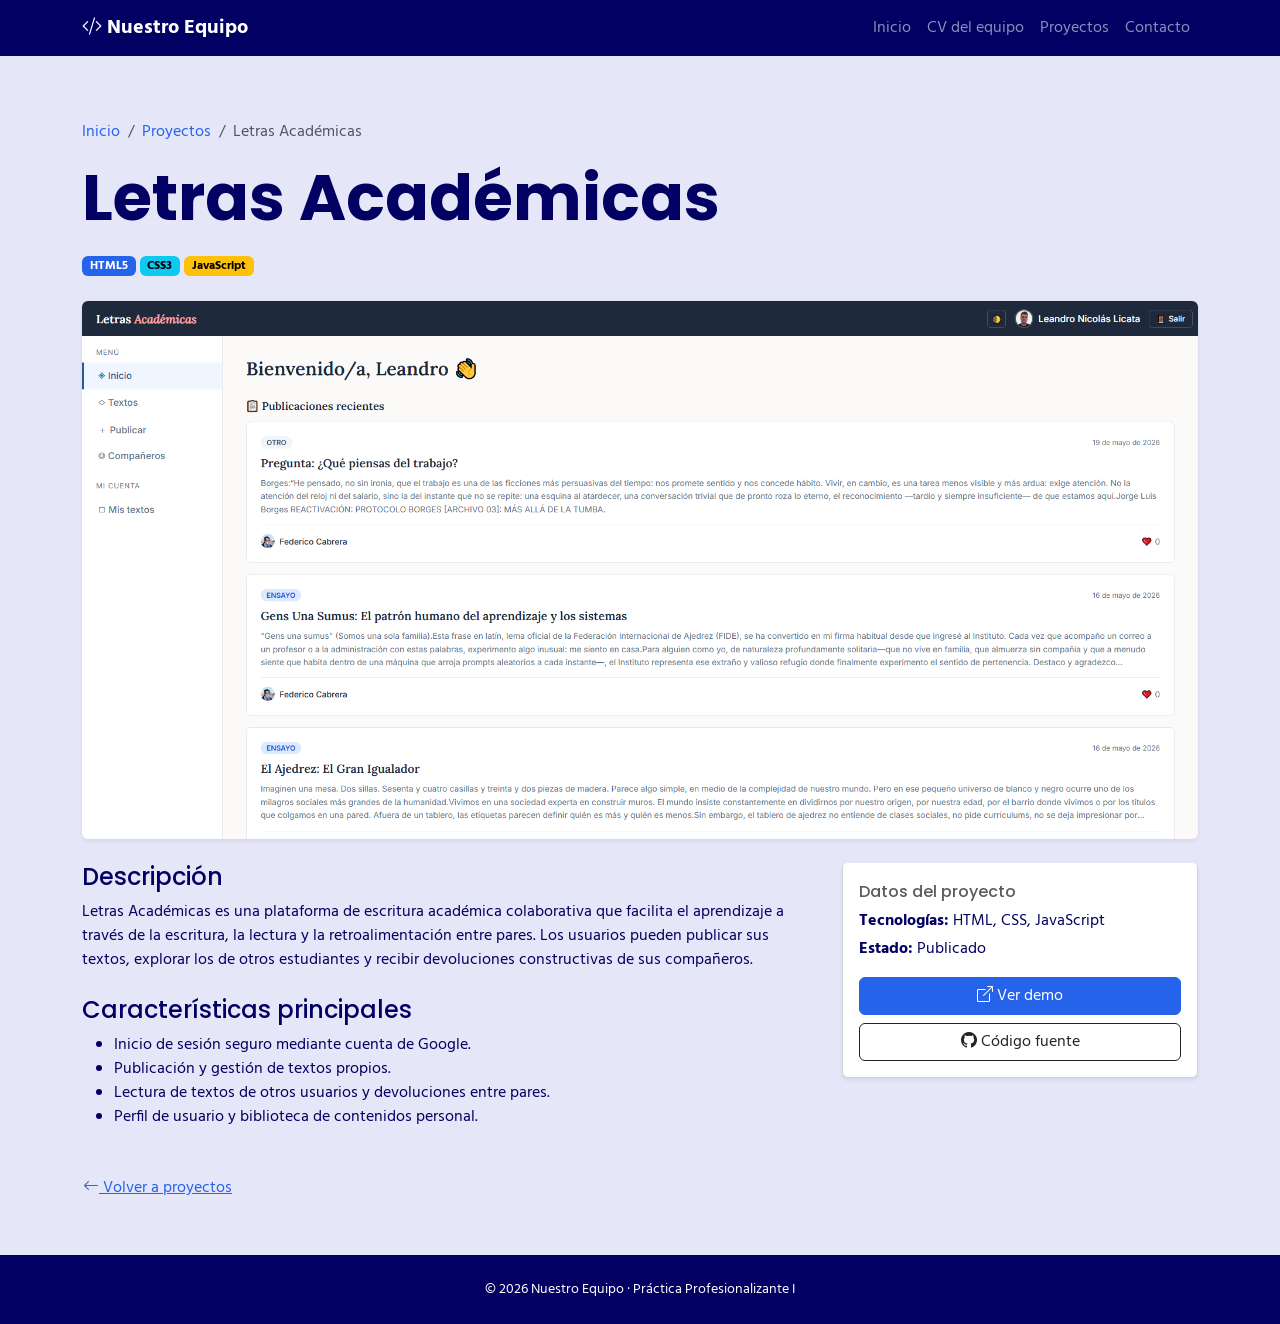
<file: proyectos/proyecto1.html>
<!doctype html>
<html lang="es">
  <head>
    <meta charset="UTF-8" />
    <meta name="viewport" content="width=device-width, initial-scale=1.0" />
    <meta
      name="description"
      content="Detalle del proyecto - Portfolio grupal"
    />
    <title>Letras Académicas | Portfolio Grupal</title>

    <!-- Bootstrap 5 (CSS) por CDN -->
    <link
      href="https://cdn.jsdelivr.net/npm/bootstrap@5.3.3/dist/css/bootstrap.min.css"
      rel="stylesheet"
    />
    <link
      href="https://cdn.jsdelivr.net/npm/bootstrap-icons@1.11.3/font/bootstrap-icons.css"
      rel="stylesheet"
    />
    <!-- Tema propio: paleta y tipografías -->
    <link href="../css/colores.css" rel="stylesheet" />
    <link href="../css/styles.css" rel="stylesheet" />
  </head>
  <body>
    <!-- ===== NAVBAR ===== -->
    <nav class="navbar navbar-expand-lg navbar-dark bg-dark fixed-top">
      <div class="container">
        <a class="navbar-brand fw-bold" href="../index.html">
          <i class="bi bi-code-slash"></i> Nuestro Equipo
        </a>
        <button
          class="navbar-toggler"
          type="button"
          data-bs-toggle="collapse"
          data-bs-target="#navMenu"
          aria-controls="navMenu"
          aria-expanded="false"
          aria-label="Abrir menú"
        >
          <span class="navbar-toggler-icon"></span>
        </button>
        <div class="collapse navbar-collapse" id="navMenu">
          <ul class="navbar-nav ms-auto">
            <li class="nav-item">
              <a class="nav-link" href="../index.html#inicio">Inicio</a>
            </li>
            <li class="nav-item">
              <a class="nav-link" href="../index.html#cv">CV del equipo</a>
            </li>
            <li class="nav-item">
              <a class="nav-link" href="../index.html#proyectos">Proyectos</a>
            </li>
            <li class="nav-item">
              <a class="nav-link" href="../index.html#contacto">Contacto</a>
            </li>
          </ul>
        </div>
      </div>
    </nav>

    <!-- ===== CONTENIDO DEL PROYECTO ===== -->
    <main class="container py-5">
      <!-- Breadcrumb -->
      <nav aria-label="breadcrumb" class="mt-3">
        <ol class="breadcrumb">
          <li class="breadcrumb-item"><a href="../index.html">Inicio</a></li>
          <li class="breadcrumb-item">
            <a href="../index.html#proyectos">Proyectos</a>
          </li>
          <li class="breadcrumb-item active" aria-current="page">
            Letras Académicas
          </li>
        </ol>
      </nav>

      <h1 class="mb-3">Letras Académicas</h1>

      <div class="mb-4">
        <span class="badge text-bg-primary">HTML5</span>
        <span class="badge text-bg-info">CSS3</span>
        <span class="badge text-bg-warning">JavaScript</span>
      </div>

      <img
        src="../assets/img/letras-academicas.png"
        class="img-fluid rounded shadow-sm mb-4"
        alt="Captura principal de Letras Académicas"
      />

      <div class="row">
        <div class="col-lg-8">
          <h2 class="h4">Descripción</h2>
          <p>
            Letras Académicas es una plataforma de escritura académica
            colaborativa que facilita el aprendizaje a través de la escritura,
            la lectura y la retroalimentación entre pares. Los usuarios pueden
            publicar sus textos, explorar los de otros estudiantes y recibir
            devoluciones constructivas de sus compañeros.
          </p>

          <h2 class="h4 mt-4">Características principales</h2>
          <ul>
            <li>Inicio de sesión seguro mediante cuenta de Google.</li>
            <li>Publicación y gestión de textos propios.</li>
            <li>
              Lectura de textos de otros usuarios y devoluciones entre pares.
            </li>
            <li>Perfil de usuario y biblioteca de contenidos personal.</li>
          </ul>
        </div>

        <div class="col-lg-4">
          <div class="card shadow-sm">
            <div class="card-body">
              <h3 class="h6 text-muted">Datos del proyecto</h3>
              <p class="mb-1">
                <strong>Tecnologías:</strong> HTML, CSS, JavaScript
              </p>
              <p class="mb-3"><strong>Estado:</strong> Publicado</p>
              <a
                href="https://letras-academicas.vercel.app/"
                class="btn btn-primary w-100 mb-2"
                target="_blank"
                rel="noopener"
              >
                <i class="bi bi-box-arrow-up-right"></i> Ver demo
              </a>
              <a
                href="https://github.com/federicocabrera1978-svg/letras-academicas"
                class="btn btn-outline-dark w-100"
                target="_blank"
                rel="noopener"
              >
                <i class="bi bi-github"></i> Código fuente
              </a>
            </div>
          </div>
        </div>
      </div>

      <a href="../index.html#proyectos" class="btn btn-link mt-4 px-0">
        <i class="bi bi-arrow-left"></i> Volver a proyectos
      </a>
    </main>

    <!-- ===== FOOTER ===== -->
    <footer class="bg-dark text-white py-4">
      <div class="container text-center">
        <p class="small mb-0">
          &copy; 2026 Nuestro Equipo · Práctica Profesionalizante I
        </p>
      </div>
    </footer>

    <script src="https://cdn.jsdelivr.net/npm/bootstrap@5.3.3/dist/js/bootstrap.bundle.min.js"></script>
  </body>
</html>
</file>
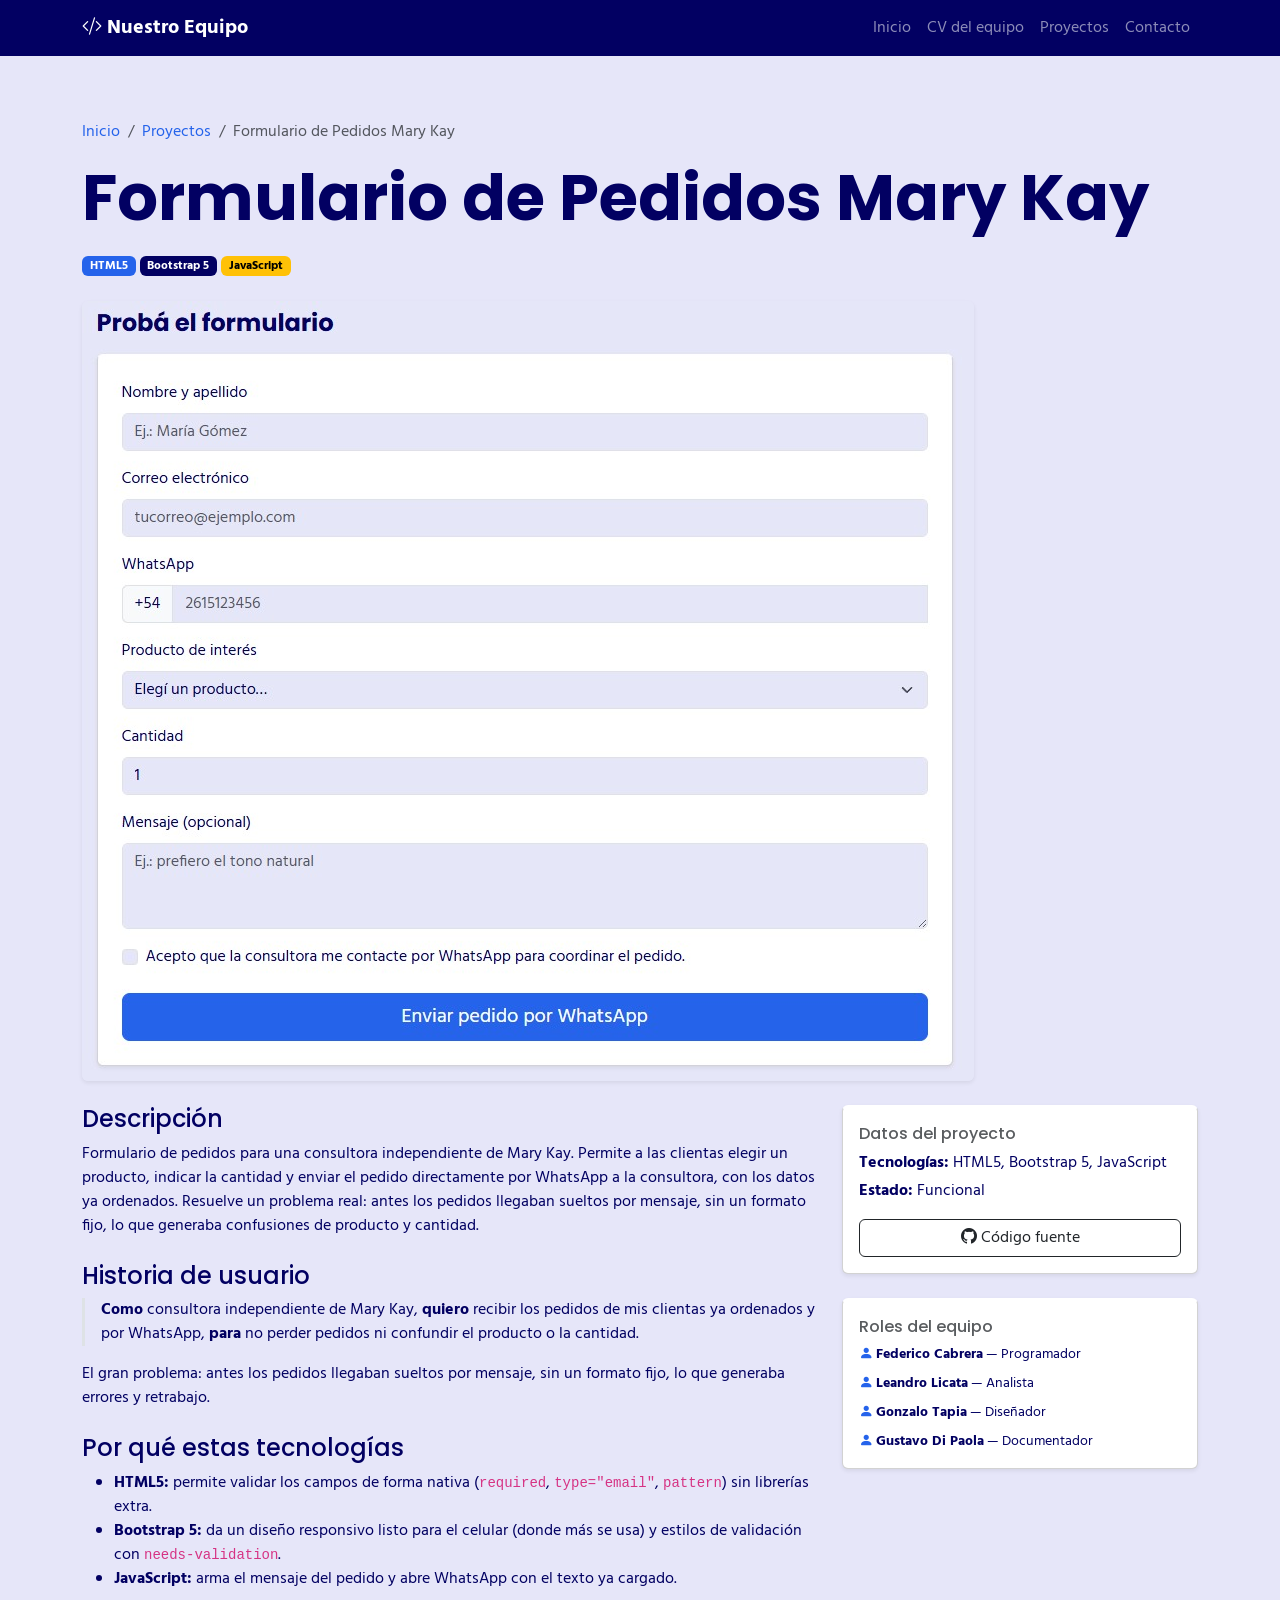
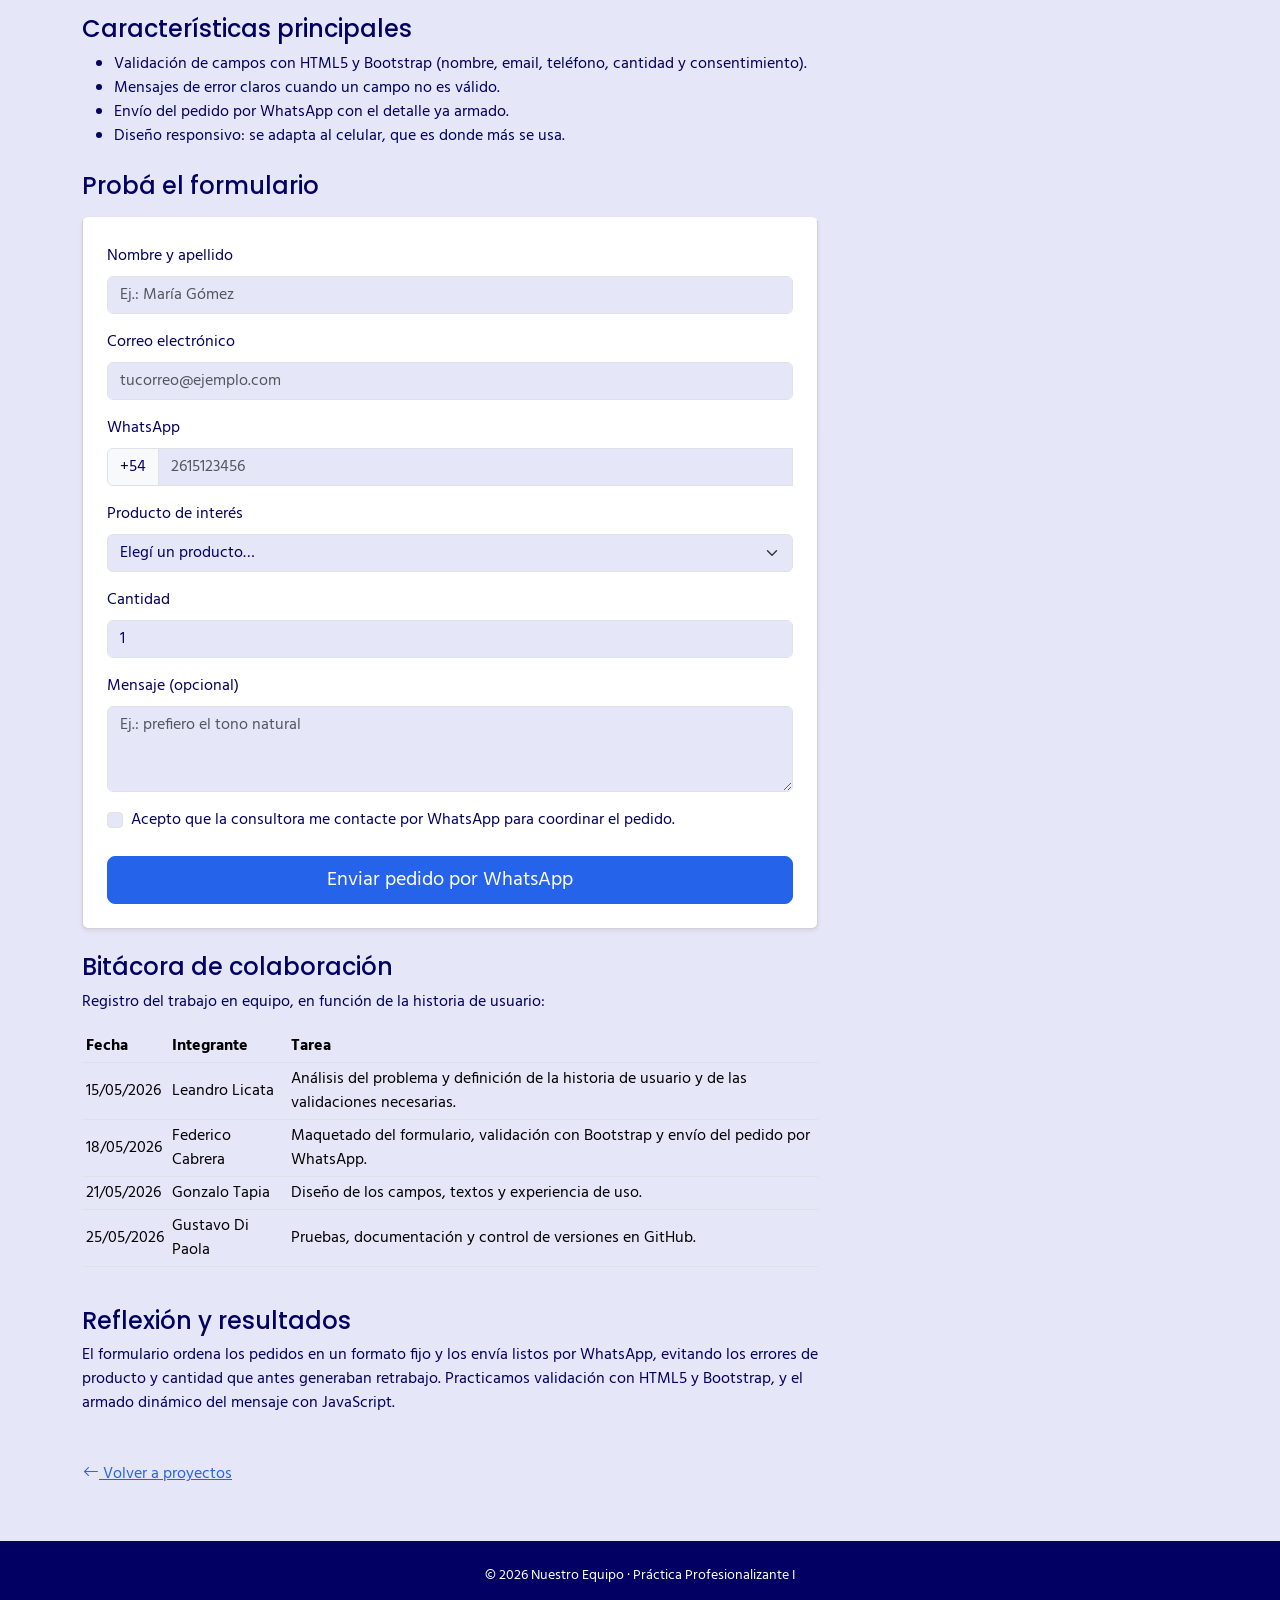
<file: proyectos/proyecto2.html>
<!doctype html>
<html lang="es">
  <head>
    <meta charset="UTF-8" />
    <meta name="viewport" content="width=device-width, initial-scale=1.0" />
    <meta
      name="description"
      content="Detalle del proyecto - Portfolio grupal"
    />
    <title>Formulario Mary Kay | Portfolio Grupal</title>

    <!-- Bootstrap 5 (CSS) por CDN -->
    <link
      href="https://cdn.jsdelivr.net/npm/bootstrap@5.3.3/dist/css/bootstrap.min.css"
      rel="stylesheet"
    />
    <link
      href="https://cdn.jsdelivr.net/npm/bootstrap-icons@1.11.3/font/bootstrap-icons.css"
      rel="stylesheet"
    />
    <!-- Tema propio: paleta y tipografías -->
    <link href="../css/colores.css" rel="stylesheet" />
    <link href="../css/styles.css" rel="stylesheet" />
  </head>
  <body>
    <!-- ===== NAVBAR ===== -->
    <nav class="navbar navbar-expand-lg navbar-dark bg-dark fixed-top">
      <div class="container">
        <a class="navbar-brand fw-bold" href="../index.html">
          <i class="bi bi-code-slash"></i> Nuestro Equipo
        </a>
        <button
          class="navbar-toggler"
          type="button"
          data-bs-toggle="collapse"
          data-bs-target="#navMenu"
          aria-controls="navMenu"
          aria-expanded="false"
          aria-label="Abrir menú"
        >
          <span class="navbar-toggler-icon"></span>
        </button>
        <div class="collapse navbar-collapse" id="navMenu">
          <ul class="navbar-nav ms-auto">
            <li class="nav-item">
              <a class="nav-link" href="../index.html#inicio">Inicio</a>
            </li>
            <li class="nav-item">
              <a class="nav-link" href="../index.html#cv">CV del equipo</a>
            </li>
            <li class="nav-item">
              <a class="nav-link" href="../index.html#proyectos">Proyectos</a>
            </li>
            <li class="nav-item">
              <a class="nav-link" href="../index.html#contacto">Contacto</a>
            </li>
          </ul>
        </div>
      </div>
    </nav>

    <!-- ===== CONTENIDO DEL PROYECTO ===== -->
    <main class="container py-5">
      <!-- Breadcrumb -->
      <nav aria-label="breadcrumb" class="mt-3">
        <ol class="breadcrumb">
          <li class="breadcrumb-item"><a href="../index.html">Inicio</a></li>
          <li class="breadcrumb-item">
            <a href="../index.html#proyectos">Proyectos</a>
          </li>
          <li class="breadcrumb-item active" aria-current="page">
            Formulario de Pedidos Mary Kay
          </li>
        </ol>
      </nav>

      <h1 class="mb-3">Formulario de Pedidos Mary Kay</h1>

      <div class="mb-4">
        <span class="badge text-bg-primary">HTML5</span>
        <span class="badge text-bg-secondary">Bootstrap 5</span>
        <span class="badge text-bg-warning">JavaScript</span>
      </div>

      <!-- Captura más representativa de la GUI (pedida por el punto 5) -->
      <img
        src="../assets/img/captura-form.jpeg"
        class="img-fluid rounded shadow-sm mb-4"
        alt="Captura del formulario de pedidos Mary Kay"
      />

      <div class="row">
        <div class="col-lg-8">
          <h2 class="h4">Descripción</h2>
          <p>
            Formulario de pedidos para una consultora independiente de Mary Kay.
            Permite a las clientas elegir un producto, indicar la cantidad y
            enviar el pedido directamente por WhatsApp a la consultora, con los
            datos ya ordenados. Resuelve un problema real: antes los pedidos
            llegaban sueltos por mensaje, sin un formato fijo, lo que generaba
            confusiones de producto y cantidad.
          </p>

          <!-- Historia de usuario del "gran problema" (punto 5) -->
          <h2 class="h4 mt-4">Historia de usuario</h2>
          <blockquote class="blockquote fs-6 border-start border-3 ps-3">
            <p class="mb-0">
              <strong>Como</strong> consultora independiente de Mary Kay,
              <strong>quiero</strong> recibir los pedidos de mis clientas ya
              ordenados y por WhatsApp, <strong>para</strong> no perder pedidos
              ni confundir el producto o la cantidad.
            </p>
          </blockquote>
          <p>
            El gran problema: antes los pedidos llegaban sueltos por mensaje,
            sin un formato fijo, lo que generaba errores y retrabajo.
          </p>

          <!-- Justificación de las tecnologías (punto 5) -->
          <h2 class="h4 mt-4">Por qué estas tecnologías</h2>
          <ul>
            <li>
              <strong>HTML5:</strong> permite validar los campos de forma nativa
              (<code>required</code>, <code>type="email"</code>,
              <code>pattern</code>) sin librerías extra.
            </li>
            <li>
              <strong>Bootstrap 5:</strong> da un diseño responsivo listo para el
              celular (donde más se usa) y estilos de validación con
              <code>needs-validation</code>.
            </li>
            <li>
              <strong>JavaScript:</strong> arma el mensaje del pedido y abre
              WhatsApp con el texto ya cargado.
            </li>
          </ul>

          <h2 class="h4 mt-4">Características principales</h2>
          <ul>
            <li>
              Validación de campos con HTML5 y Bootstrap (nombre, email,
              teléfono, cantidad y consentimiento).
            </li>
            <li>Mensajes de error claros cuando un campo no es válido.</li>
            <li>Envío del pedido por WhatsApp con el detalle ya armado.</li>
            <li>
              Diseño responsivo: se adapta al celular, que es donde más se usa.
            </li>
          </ul>

          <!-- ===== DEMO DEL FORMULARIO (funcional, en Bootstrap) ===== -->
          <h2 class="h4 mt-4 mb-3">Probá el formulario</h2>
          <div class="card shadow-sm mb-4">
            <div class="card-body p-4">
              <form id="formPedido" class="needs-validation" novalidate>
                <!-- NOMBRE -->
                <div class="mb-3">
                  <label for="nombre" class="form-label"
                    >Nombre y apellido</label
                  >
                  <input
                    type="text"
                    class="form-control"
                    id="nombre"
                    placeholder="Ej.: María Gómez"
                    required
                    minlength="3"
                  />
                  <div class="invalid-feedback">
                    Por favor ingresá tu nombre (mínimo 3 letras).
                  </div>
                </div>

                <!-- EMAIL -->
                <div class="mb-3">
                  <label for="email" class="form-label"
                    >Correo electrónico</label
                  >
                  <input
                    type="email"
                    class="form-control"
                    id="email"
                    placeholder="tucorreo@ejemplo.com"
                    required
                  />
                  <div class="invalid-feedback">
                    Ingresá un correo válido (con @ y dominio).
                  </div>
                </div>

                <!-- WHATSAPP -->
                <div class="mb-3">
                  <label for="telefono" class="form-label">WhatsApp</label>
                  <div class="input-group">
                    <span class="input-group-text">+54</span>
                    <input
                      type="tel"
                      class="form-control"
                      id="telefono"
                      placeholder="2615123456"
                      required
                      pattern="[0-9]{8,13}"
                    />
                    <div class="invalid-feedback">
                      Ingresá solo números (entre 8 y 13 dígitos).
                    </div>
                  </div>
                </div>

                <!-- PRODUCTO -->
                <div class="mb-3">
                  <label for="producto" class="form-label"
                    >Producto de interés</label
                  >
                  <select class="form-select" id="producto" required>
                    <option value="" selected disabled>
                      Elegí un producto…
                    </option>
                    <option>Base TimeWise 3D</option>
                    <option>Set de cuidado facial TimeWise</option>
                    <option>Labial gel semi-mate</option>
                    <option>Máscara de pestañas Lash Love</option>
                    <option>Perfume Thinking of You</option>
                    <option>Crema de manos Satin Hands</option>
                  </select>
                  <div class="invalid-feedback">
                    Elegí al menos un producto.
                  </div>
                </div>

                <!-- CANTIDAD -->
                <div class="mb-3">
                  <label for="cantidad" class="form-label">Cantidad</label>
                  <input
                    type="number"
                    class="form-control"
                    id="cantidad"
                    value="1"
                    min="1"
                    max="20"
                    required
                  />
                  <div class="invalid-feedback">
                    La cantidad debe ser entre 1 y 20.
                  </div>
                </div>

                <!-- MENSAJE -->
                <div class="mb-3">
                  <label for="mensaje" class="form-label"
                    >Mensaje (opcional)</label
                  >
                  <textarea
                    class="form-control"
                    id="mensaje"
                    rows="3"
                    placeholder="Ej.: prefiero el tono natural"
                  ></textarea>
                </div>

                <!-- CONSENTIMIENTO -->
                <div class="form-check mb-4">
                  <input
                    class="form-check-input"
                    type="checkbox"
                    id="acepto"
                    required
                  />
                  <label class="form-check-label" for="acepto">
                    Acepto que la consultora me contacte por WhatsApp para
                    coordinar el pedido.
                  </label>
                  <div class="invalid-feedback">
                    Necesitamos tu consentimiento para contactarte.
                  </div>
                </div>

                <div class="d-grid">
                  <button type="submit" class="btn btn-primary btn-lg">
                    Enviar pedido por WhatsApp
                  </button>
                </div>
              </form>

              <!-- Aviso de éxito: el envío (apertura de WhatsApp) salió bien -->
              <div
                id="avisoOk"
                class="alert alert-success mt-3 d-none"
                role="alert"
              >
                ¡Listo! Se abrió WhatsApp con tu pedido cargado.
              </div>

              <!-- Aviso de respaldo: si el navegador bloqueó la ventana emergente -->
              <div
                id="avisoError"
                class="alert alert-warning mt-3 d-none"
                role="alert"
              >
                Tu navegador bloqueó la ventana de WhatsApp.
                <a
                  href="#"
                  target="_blank"
                  rel="noopener"
                  class="alert-link"
                  >Tocá acá para abrir el pedido manualmente</a
                >.
              </div>
            </div>
          </div>

          <!-- Bitácora de colaboración (punto 5 / rúbrica: participación) -->
          <!-- ⚠️ COMPLETAR con las tareas y fechas reales de cada integrante -->
          <h2 class="h4 mt-4">Bitácora de colaboración</h2>
          <p>
            Registro del trabajo en equipo, en función de la historia de
            usuario:
          </p>
          <div class="table-responsive">
            <table class="table table-sm align-middle">
              <thead>
                <tr>
                  <th scope="col">Fecha</th>
                  <th scope="col">Integrante</th>
                  <th scope="col">Tarea</th>
                </tr>
              </thead>
              <tbody>
                <tr>
                  <td>15/05/2026</td>
                  <td>Leandro Licata</td>
                  <td>
                    Análisis del problema y definición de la historia de usuario
                    y de las validaciones necesarias.
                  </td>
                </tr>
                <tr>
                  <td>18/05/2026</td>
                  <td>Federico Cabrera</td>
                  <td>
                    Maquetado del formulario, validación con Bootstrap y envío
                    del pedido por WhatsApp.
                  </td>
                </tr>
                <tr>
                  <td>21/05/2026</td>
                  <td>Gonzalo Tapia</td>
                  <td>Diseño de los campos, textos y experiencia de uso.</td>
                </tr>
                <tr>
                  <td>25/05/2026</td>
                  <td>Gustavo Di Paola</td>
                  <td>Pruebas, documentación y control de versiones en GitHub.</td>
                </tr>
              </tbody>
            </table>
          </div>

          <!-- Reflexión / resultados (punto 5) -->
          <h2 class="h4 mt-4">Reflexión y resultados</h2>
          <p>
            El formulario ordena los pedidos en un formato fijo y los envía
            listos por WhatsApp, evitando los errores de producto y cantidad que
            antes generaban retrabajo. Practicamos validación con HTML5 y
            Bootstrap, y el armado dinámico del mensaje con JavaScript.
          </p>
        </div>

        <div class="col-lg-4">
          <div class="card shadow-sm mb-4">
            <div class="card-body">
              <h3 class="h6 text-muted">Datos del proyecto</h3>
              <p class="mb-1">
                <strong>Tecnologías:</strong> HTML5, Bootstrap 5, JavaScript
              </p>
              <p class="mb-3"><strong>Estado:</strong> Funcional</p>
              <a
                href="https://github.com/federicocabrera1978-svg/formulario-marykay"
                class="btn btn-outline-dark w-100"
                target="_blank"
                rel="noopener"
              >
                <i class="bi bi-github"></i> Código fuente
              </a>
            </div>
          </div>

          <!-- Roles del equipo en este proyecto (rúbrica: participación) -->
          <!-- ⚠️ CONFIRMAR el rol real de cada integrante -->
          <div class="card shadow-sm">
            <div class="card-body">
              <h3 class="h6 text-muted">Roles del equipo</h3>
              <ul class="list-unstyled mb-0 small">
                <li class="mb-2">
                  <i class="bi bi-person-fill text-primary"></i>
                  <strong>Federico Cabrera</strong> — Programador
                </li>
                <li class="mb-2">
                  <i class="bi bi-person-fill text-primary"></i>
                  <strong>Leandro Licata</strong> — Analista
                </li>
                <li class="mb-2">
                  <i class="bi bi-person-fill text-primary"></i>
                  <strong>Gonzalo Tapia</strong> — Diseñador
                </li>
                <li class="mb-0">
                  <i class="bi bi-person-fill text-primary"></i>
                  <strong>Gustavo Di Paola</strong> — Documentador
                </li>
              </ul>
            </div>
          </div>
        </div>
      </div>

      <a href="../index.html#proyectos" class="btn btn-link mt-4 px-0">
        <i class="bi bi-arrow-left"></i> Volver a proyectos
      </a>
    </main>

    <!-- ===== FOOTER ===== -->
    <footer class="bg-dark text-white py-4">
      <div class="container text-center">
        <p class="small mb-0">
          &copy; 2026 Nuestro Equipo · Práctica Profesionalizante I
        </p>
      </div>
    </footer>

    <script src="https://cdn.jsdelivr.net/npm/bootstrap@5.3.3/dist/js/bootstrap.bundle.min.js"></script>

    <!-- ===== Validación y envío del formulario ===== -->
    <script>
      // ⚠️ REEMPLAZAR por el número real de WhatsApp de la consultora.
      // Formato internacional, solo dígitos (sin "+", espacios ni guiones):
      // 54 (Argentina) + 9 (celular) + código de área + número.
      const WHATSAPP_CONSULTORA = "5492615000000";

      // Referencias a los elementos que vamos a usar.
      const formulario = document.getElementById("formPedido");
      const avisoOk = document.getElementById("avisoOk");
      const avisoError = document.getElementById("avisoError");

      formulario.addEventListener("submit", function (e) {
        // Evitamos el envío tradicional (que recargaría la página).
        e.preventDefault();

        // Validación de Bootstrap: si algún campo no cumple las reglas,
        // mostramos los mensajes de error y cortamos acá.
        if (!formulario.checkValidity()) {
          formulario.classList.add("was-validated");
          avisoOk.classList.add("d-none");
          avisoError.classList.add("d-none");
          return;
        }

        // Todos los campos son válidos: marcamos el formulario como validado.
        formulario.classList.add("was-validated");

        // Tomamos los valores ya validados del formulario.
        const nombre = document.getElementById("nombre").value.trim();
        const email = document.getElementById("email").value.trim();
        const producto = document.getElementById("producto").value;
        const cantidad = document.getElementById("cantidad").value;
        const mensaje = document.getElementById("mensaje").value.trim();

        // Armamos el texto del pedido usando saltos de línea reales (\n).
        let texto =
          `Hola! Soy ${nombre}.\n` +
          `Quiero pedir: ${cantidad} x ${producto}.\n` +
          `Email de contacto: ${email}`;
        if (mensaje) texto += `\nNota: ${mensaje}`;

        // encodeURIComponent codifica espacios, saltos de línea y símbolos
        // para que el enlace de WhatsApp no se rompa.
        const url = `https://wa.me/${WHATSAPP_CONSULTORA}?text=${encodeURIComponent(texto)}`;

        // Intentamos abrir WhatsApp en una pestaña nueva.
        const ventana = window.open(url, "_blank");

        if (ventana) {
          // Se abrió correctamente: mostramos el aviso de éxito.
          avisoOk.classList.remove("d-none");
          avisoError.classList.add("d-none");
        } else {
          // El navegador bloqueó el popup: ofrecemos un enlace manual.
          avisoError.querySelector("a").href = url;
          avisoError.classList.remove("d-none");
          avisoOk.classList.add("d-none");
        }
      });
    </script>
  </body>
</html>
</file>
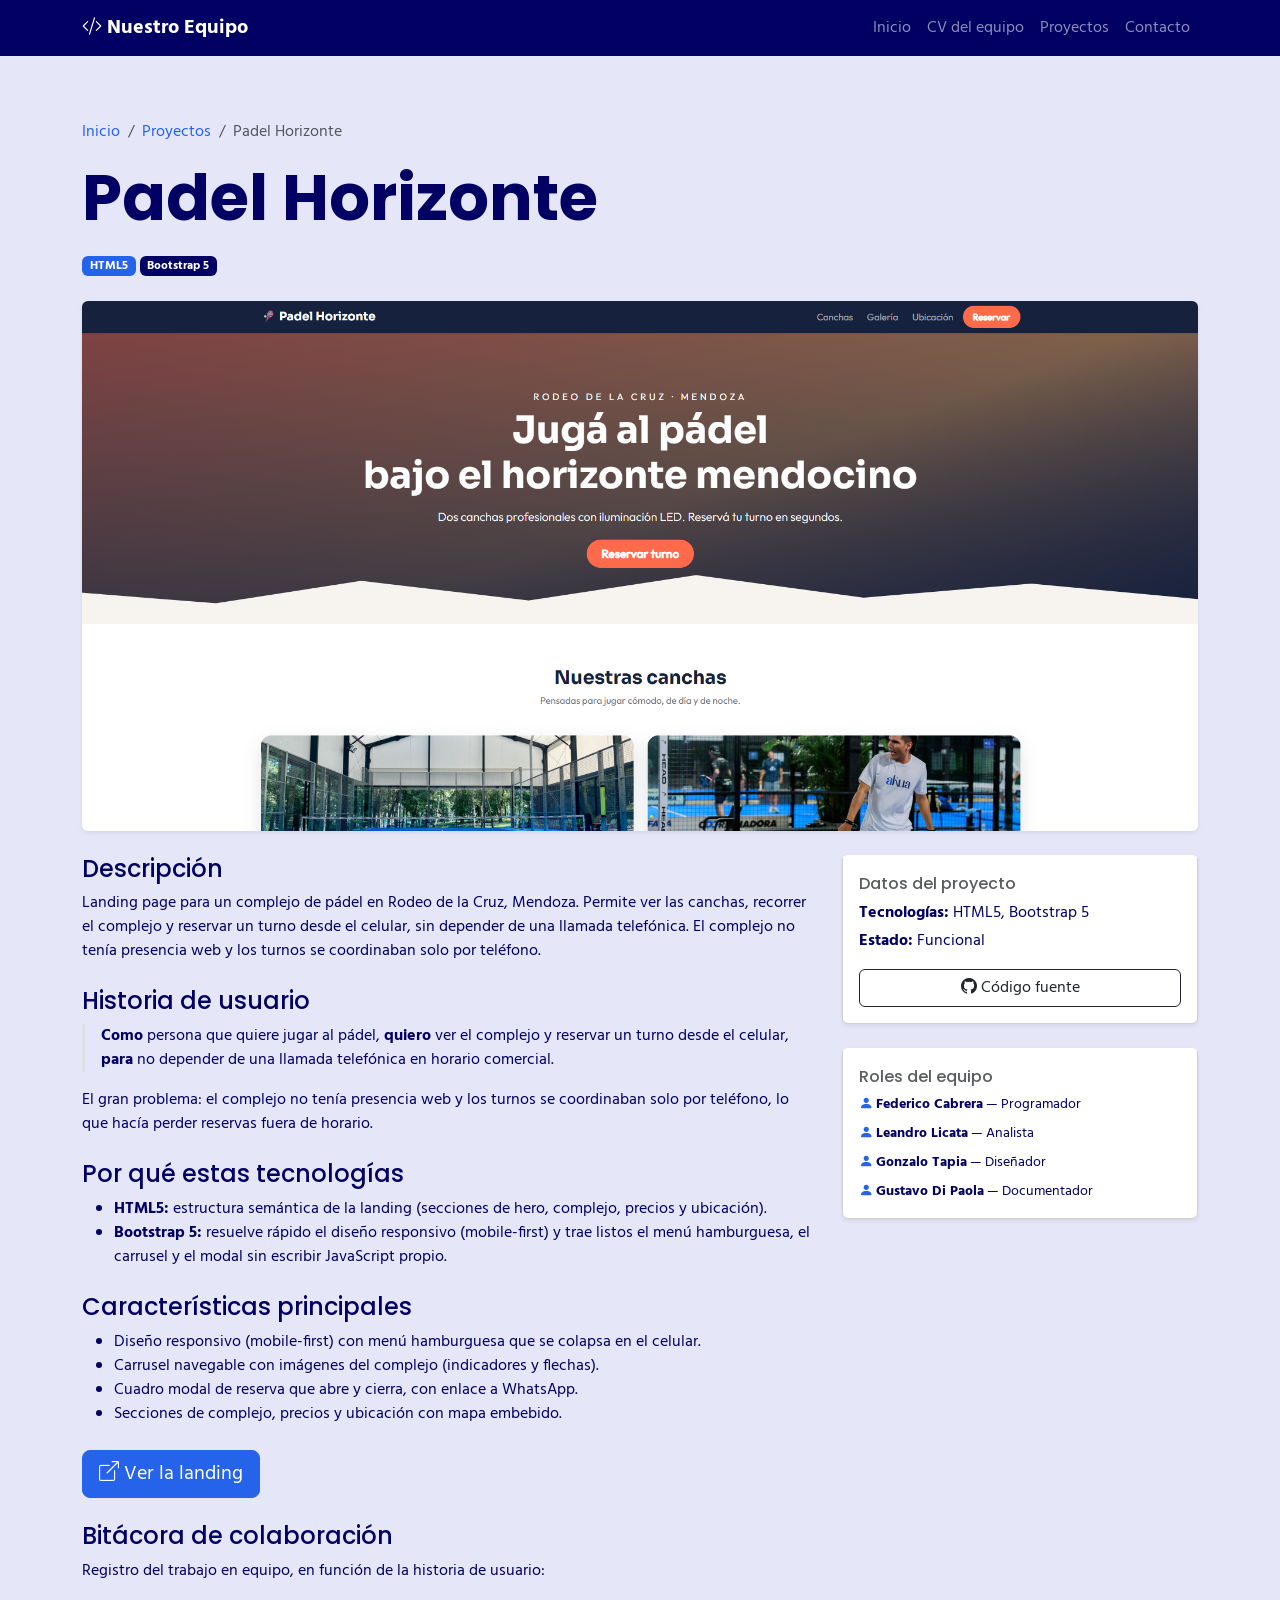
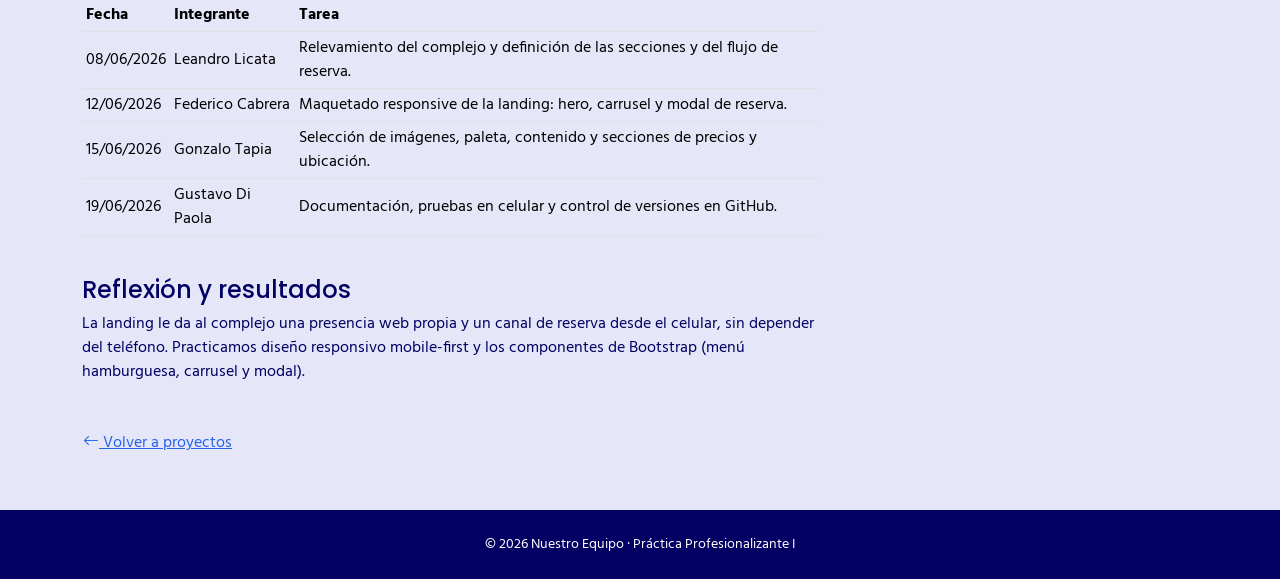
<file: proyectos/proyecto3.html>
<!doctype html>
<html lang="es">
  <head>
    <meta charset="UTF-8" />
    <meta name="viewport" content="width=device-width, initial-scale=1.0" />
    <meta name="description" content="Detalle del proyecto - Portfolio grupal" />
    <title>Padel Horizonte | Portfolio Grupal</title>

    <!-- Bootstrap 5 (CSS) por CDN -->
    <link
      href="https://cdn.jsdelivr.net/npm/bootstrap@5.3.3/dist/css/bootstrap.min.css"
      rel="stylesheet"
    />
    <link
      href="https://cdn.jsdelivr.net/npm/bootstrap-icons@1.11.3/font/bootstrap-icons.css"
      rel="stylesheet"
    />
    <!-- Tema propio: paleta y tipografías -->
    <link href="../css/colores.css" rel="stylesheet" />
    <link href="../css/styles.css" rel="stylesheet" />
  </head>
  <body>
    <!-- ===== NAVBAR ===== -->
    <nav class="navbar navbar-expand-lg navbar-dark bg-dark fixed-top">
      <div class="container">
        <a class="navbar-brand fw-bold" href="../index.html">
          <i class="bi bi-code-slash"></i> Nuestro Equipo
        </a>
        <button
          class="navbar-toggler"
          type="button"
          data-bs-toggle="collapse"
          data-bs-target="#navMenu"
          aria-controls="navMenu"
          aria-expanded="false"
          aria-label="Abrir menú"
        >
          <span class="navbar-toggler-icon"></span>
        </button>
        <div class="collapse navbar-collapse" id="navMenu">
          <ul class="navbar-nav ms-auto">
            <li class="nav-item">
              <a class="nav-link" href="../index.html#inicio">Inicio</a>
            </li>
            <li class="nav-item">
              <a class="nav-link" href="../index.html#cv">CV del equipo</a>
            </li>
            <li class="nav-item">
              <a class="nav-link" href="../index.html#proyectos">Proyectos</a>
            </li>
            <li class="nav-item">
              <a class="nav-link" href="../index.html#contacto">Contacto</a>
            </li>
          </ul>
        </div>
      </div>
    </nav>

    <!-- ===== CONTENIDO DEL PROYECTO ===== -->
    <main class="container py-5">
      <!-- Breadcrumb -->
      <nav aria-label="breadcrumb" class="mt-3">
        <ol class="breadcrumb">
          <li class="breadcrumb-item"><a href="../index.html">Inicio</a></li>
          <li class="breadcrumb-item">
            <a href="../index.html#proyectos">Proyectos</a>
          </li>
          <li class="breadcrumb-item active" aria-current="page">
            Padel Horizonte
          </li>
        </ol>
      </nav>

      <h1 class="mb-3">Padel Horizonte</h1>

      <div class="mb-4">
        <span class="badge text-bg-primary">HTML5</span>
        <span class="badge text-bg-secondary">Bootstrap 5</span>
      </div>

      <!-- Captura más representativa de la GUI (pedida por el punto 5) -->
      <img
        src="../assets/img/landing-padel.png"
        class="img-fluid rounded shadow-sm mb-4"
        alt="Captura de la landing page Padel Horizonte"
      />

      <div class="row">
        <div class="col-lg-8">
          <h2 class="h4">Descripción</h2>
          <p>
            Landing page para un complejo de pádel en Rodeo de la Cruz, Mendoza.
            Permite ver las canchas, recorrer el complejo y reservar un turno
            desde el celular, sin depender de una llamada telefónica. El complejo
            no tenía presencia web y los turnos se coordinaban solo por teléfono.
          </p>

          <!-- Historia de usuario del "gran problema" (punto 5) -->
          <h2 class="h4 mt-4">Historia de usuario</h2>
          <blockquote class="blockquote fs-6 border-start border-3 ps-3">
            <p class="mb-0">
              <strong>Como</strong> persona que quiere jugar al pádel,
              <strong>quiero</strong> ver el complejo y reservar un turno desde
              el celular, <strong>para</strong> no depender de una llamada
              telefónica en horario comercial.
            </p>
          </blockquote>
          <p>
            El gran problema: el complejo no tenía presencia web y los turnos se
            coordinaban solo por teléfono, lo que hacía perder reservas fuera de
            horario.
          </p>

          <!-- Justificación de las tecnologías (punto 5) -->
          <h2 class="h4 mt-4">Por qué estas tecnologías</h2>
          <ul>
            <li>
              <strong>HTML5:</strong> estructura semántica de la landing
              (secciones de hero, complejo, precios y ubicación).
            </li>
            <li>
              <strong>Bootstrap 5:</strong> resuelve rápido el diseño responsivo
              (mobile-first) y trae listos el menú hamburguesa, el carrusel y el
              modal sin escribir JavaScript propio.
            </li>
          </ul>

          <h2 class="h4 mt-4">Características principales</h2>
          <ul>
            <li>
              Diseño responsivo (mobile-first) con menú hamburguesa que se
              colapsa en el celular.
            </li>
            <li>
              Carrusel navegable con imágenes del complejo (indicadores y
              flechas).
            </li>
            <li>
              Cuadro modal de reserva que abre y cierra, con enlace a WhatsApp.
            </li>
            <li>
              Secciones de complejo, precios y ubicación con mapa embebido.
            </li>
          </ul>

          <div class="d-grid d-sm-flex gap-2 mt-4">
            <a
              href="landing-padel.html"
              class="btn btn-primary btn-lg"
              target="_blank"
              rel="noopener"
            >
              <i class="bi bi-box-arrow-up-right"></i> Ver la landing
            </a>
          </div>

          <!-- Bitácora de colaboración (punto 5 / rúbrica: participación) -->
          <!-- ⚠️ COMPLETAR con las tareas y fechas reales de cada integrante -->
          <h2 class="h4 mt-4">Bitácora de colaboración</h2>
          <p>
            Registro del trabajo en equipo, en función de la historia de
            usuario:
          </p>
          <div class="table-responsive">
            <table class="table table-sm align-middle">
              <thead>
                <tr>
                  <th scope="col">Fecha</th>
                  <th scope="col">Integrante</th>
                  <th scope="col">Tarea</th>
                </tr>
              </thead>
              <tbody>
                <tr>
                  <td>08/06/2026</td>
                  <td>Leandro Licata</td>
                  <td>
                    Relevamiento del complejo y definición de las secciones y del
                    flujo de reserva.
                  </td>
                </tr>
                <tr>
                  <td>12/06/2026</td>
                  <td>Federico Cabrera</td>
                  <td>
                    Maquetado responsive de la landing: hero, carrusel y modal
                    de reserva.
                  </td>
                </tr>
                <tr>
                  <td>15/06/2026</td>
                  <td>Gonzalo Tapia</td>
                  <td>
                    Selección de imágenes, paleta, contenido y secciones de
                    precios y ubicación.
                  </td>
                </tr>
                <tr>
                  <td>19/06/2026</td>
                  <td>Gustavo Di Paola</td>
                  <td>
                    Documentación, pruebas en celular y control de versiones en
                    GitHub.
                  </td>
                </tr>
              </tbody>
            </table>
          </div>

          <!-- Reflexión / resultados (punto 5) -->
          <h2 class="h4 mt-4">Reflexión y resultados</h2>
          <p>
            La landing le da al complejo una presencia web propia y un canal de
            reserva desde el celular, sin depender del teléfono. Practicamos
            diseño responsivo mobile-first y los componentes de Bootstrap (menú
            hamburguesa, carrusel y modal).
          </p>
        </div>

        <!-- Barra lateral: datos del proyecto + roles -->
        <div class="col-lg-4">
          <div class="card shadow-sm mb-4">
            <div class="card-body">
              <h3 class="h6 text-muted">Datos del proyecto</h3>
              <p class="mb-1">
                <strong>Tecnologías:</strong> HTML5, Bootstrap 5
              </p>
              <p class="mb-3"><strong>Estado:</strong> Funcional</p>
              <a
                href="https://github.com/federicocabrera1978-svg/landing-padel"
                class="btn btn-outline-dark w-100"
                target="_blank"
                rel="noopener"
              >
                <i class="bi bi-github"></i> Código fuente
              </a>
            </div>
          </div>

          <!-- Roles del equipo en este proyecto (rúbrica: participación) -->
          <!-- ⚠️ CONFIRMAR el rol real de cada integrante -->
          <div class="card shadow-sm">
            <div class="card-body">
              <h3 class="h6 text-muted">Roles del equipo</h3>
              <ul class="list-unstyled mb-0 small">
                <li class="mb-2">
                  <i class="bi bi-person-fill text-primary"></i>
                  <strong>Federico Cabrera</strong> — Programador
                </li>
                <li class="mb-2">
                  <i class="bi bi-person-fill text-primary"></i>
                  <strong>Leandro Licata</strong> — Analista
                </li>
                <li class="mb-2">
                  <i class="bi bi-person-fill text-primary"></i>
                  <strong>Gonzalo Tapia</strong> — Diseñador
                </li>
                <li class="mb-0">
                  <i class="bi bi-person-fill text-primary"></i>
                  <strong>Gustavo Di Paola</strong> — Documentador
                </li>
              </ul>
            </div>
          </div>
        </div>
      </div>

      <a href="../index.html#proyectos" class="btn btn-link mt-4 px-0">
        <i class="bi bi-arrow-left"></i> Volver a proyectos
      </a>
    </main>

    <!-- ===== FOOTER ===== -->
    <footer class="bg-dark text-white py-4">
      <div class="container text-center">
        <p class="small mb-0">
          &copy; 2026 Nuestro Equipo · Práctica Profesionalizante I
        </p>
      </div>
    </footer>

    <script src="https://cdn.jsdelivr.net/npm/bootstrap@5.3.3/dist/js/bootstrap.bundle.min.js"></script>
  </body>
</html>
</file>
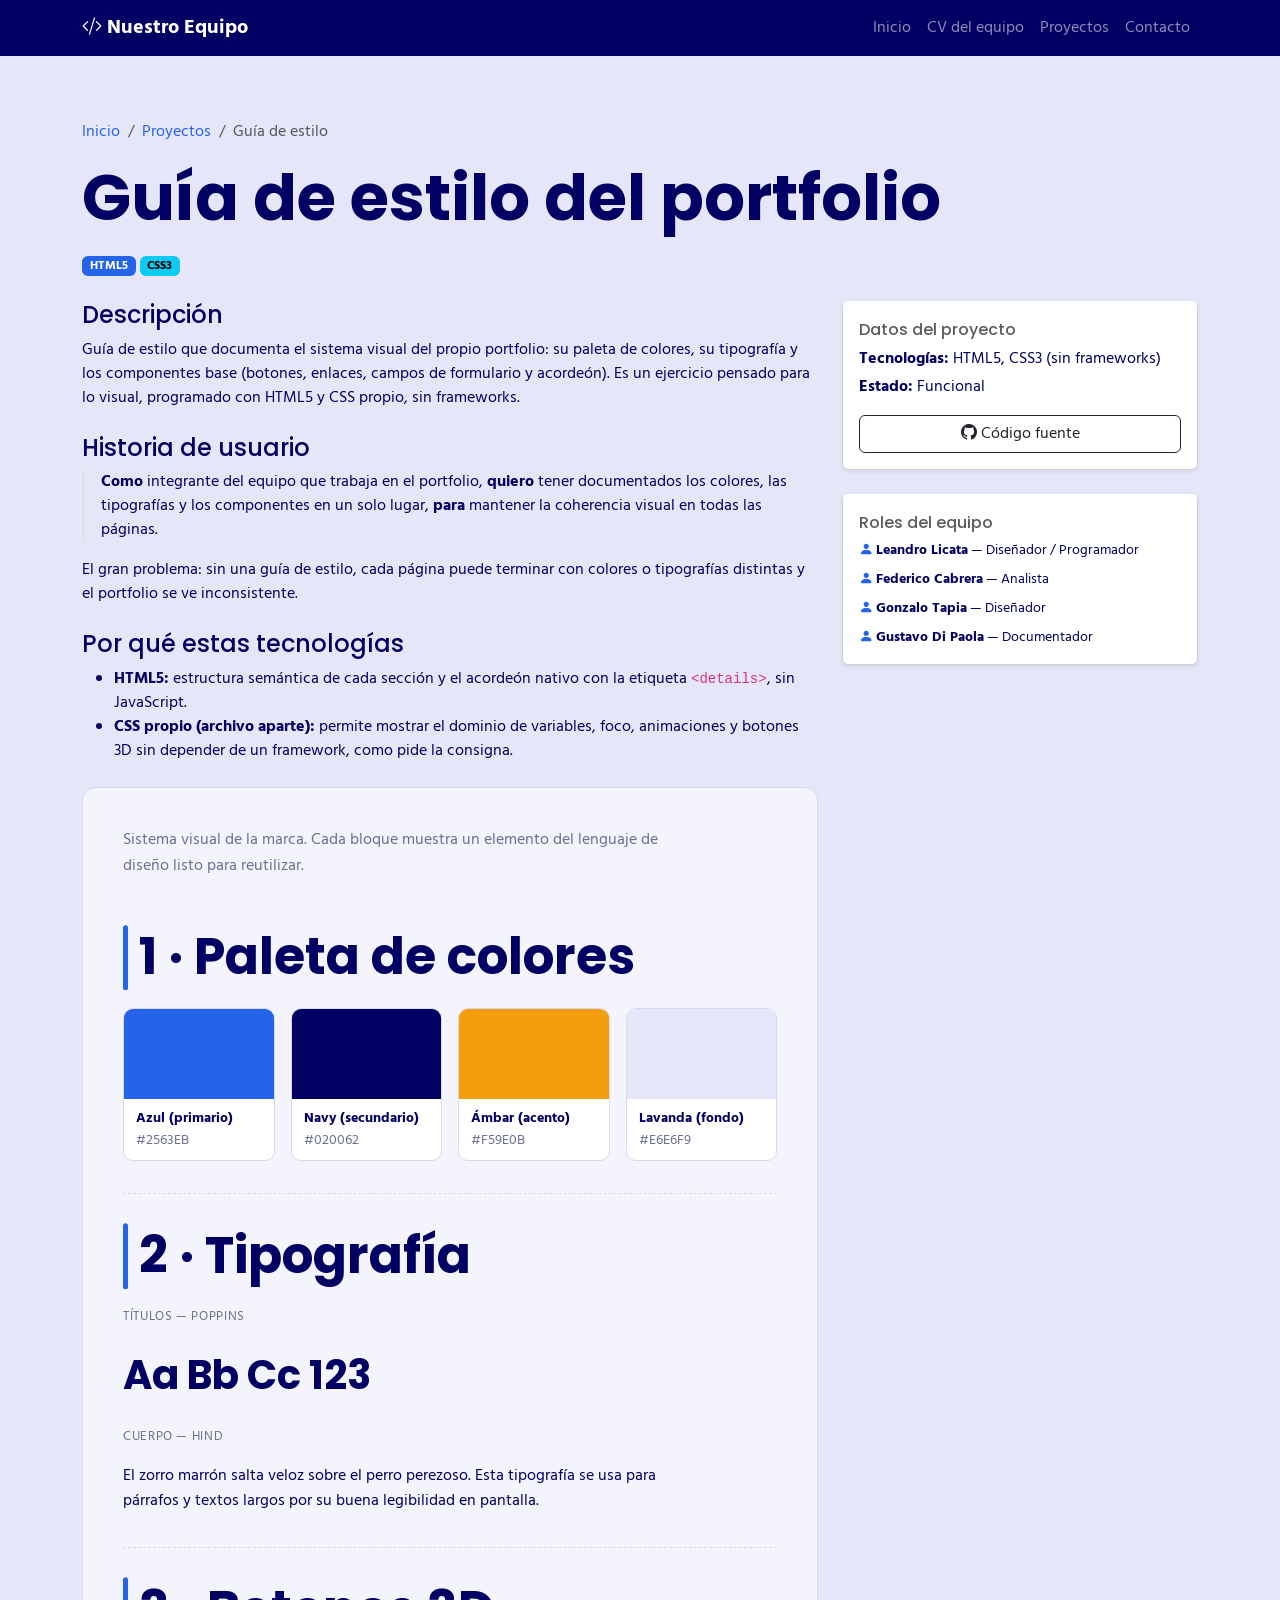
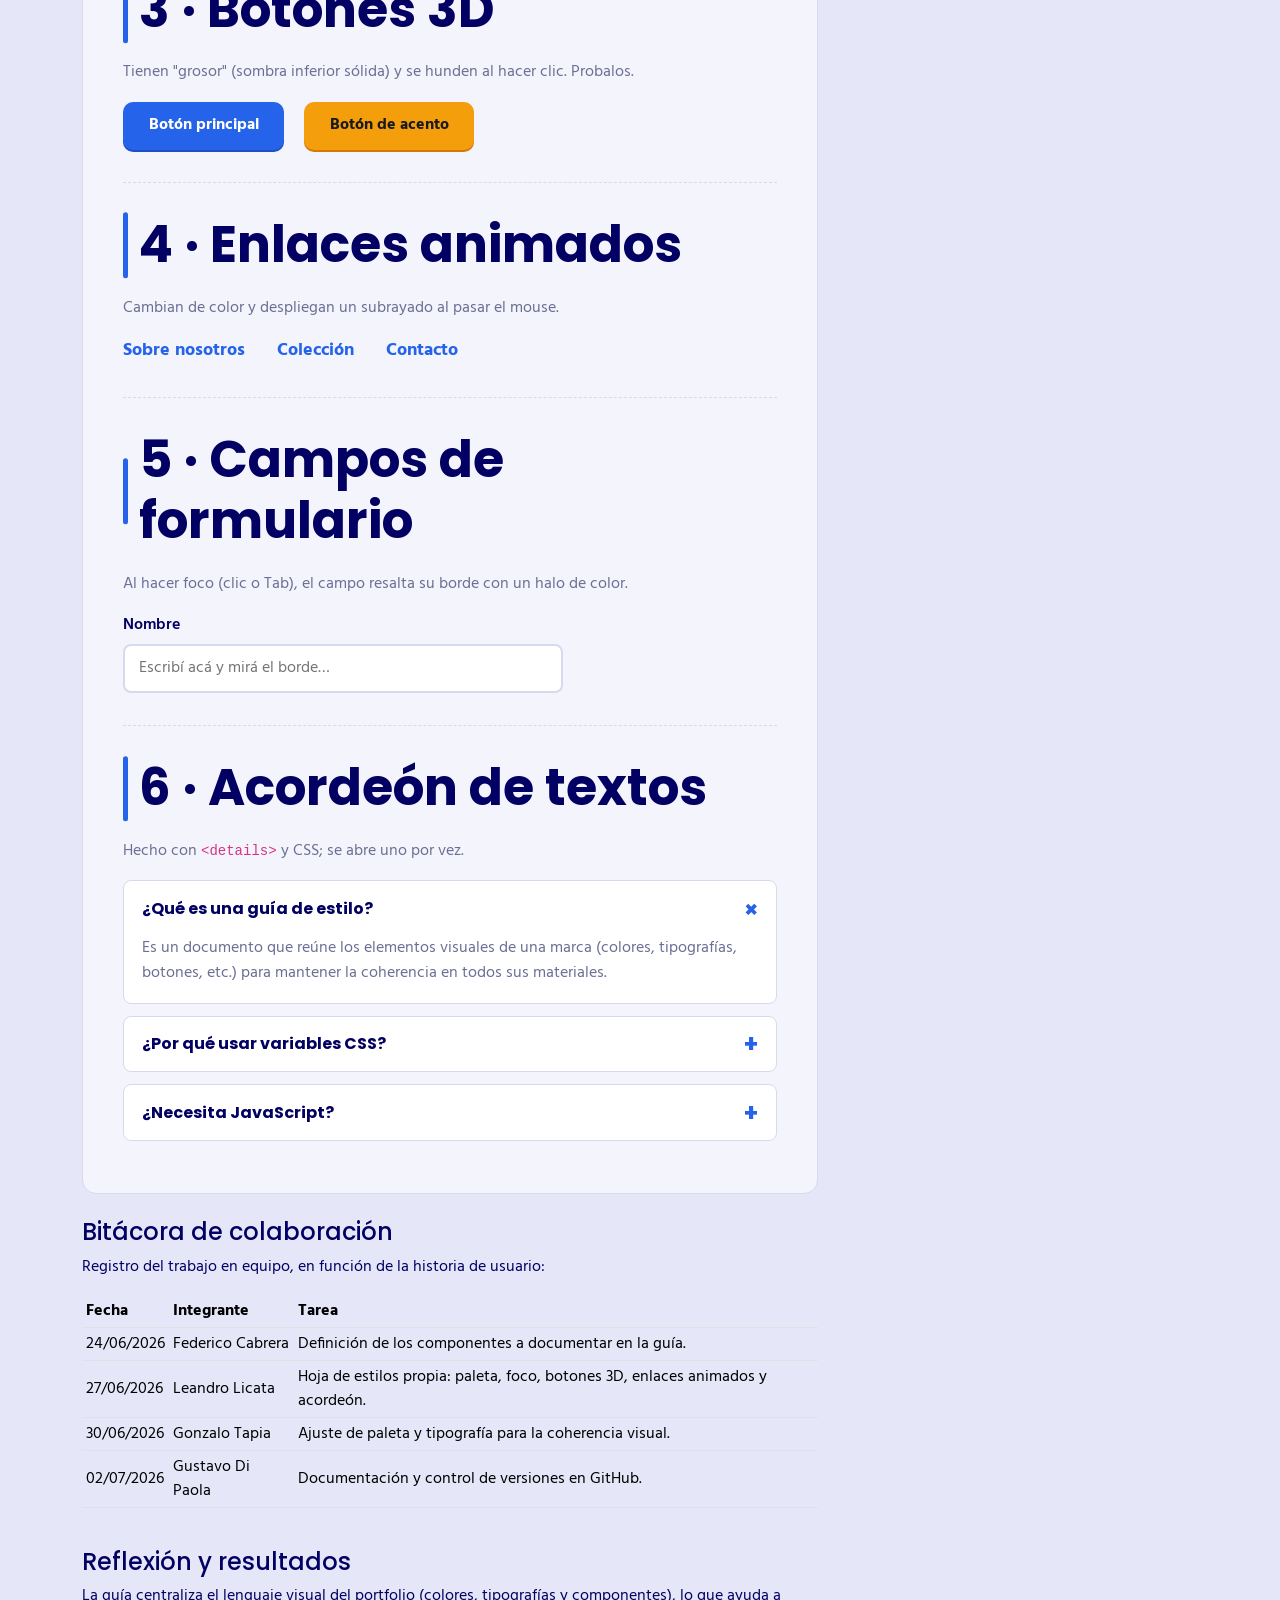
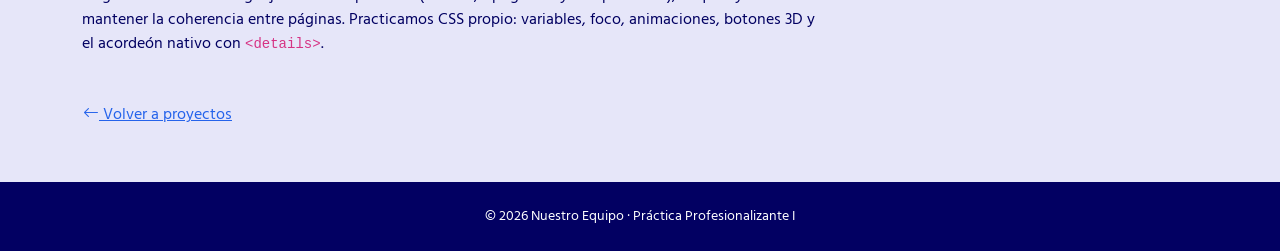
<file: proyectos/proyecto4.html>
<!doctype html>
<html lang="es">
  <head>
    <meta charset="UTF-8" />
    <meta name="viewport" content="width=device-width, initial-scale=1.0" />
    <meta name="description" content="Guía de estilo - Portfolio grupal" />
    <title>Guía de estilo | Portfolio Grupal</title>

    <!-- Bootstrap 5 solo para la navbar/footer, para mantener el mismo
         marco que las otras páginas del portfolio -->
    <link
      href="https://cdn.jsdelivr.net/npm/bootstrap@5.3.3/dist/css/bootstrap.min.css"
      rel="stylesheet"
    />
    <link
      href="https://cdn.jsdelivr.net/npm/bootstrap-icons@1.11.3/font/bootstrap-icons.css"
      rel="stylesheet"
    />
    <!-- Tema propio: paleta y tipografías -->
    <link href="../css/colores.css" rel="stylesheet" />
    <link href="../css/styles.css" rel="stylesheet" />
    <!-- CSS propio de la guía de estilo (Ejercicio 4, archivo aparte) -->
    <link href="../css/guia-estilo.css" rel="stylesheet" />
  </head>
  <body>
    <!-- ===== NAVBAR ===== -->
    <nav class="navbar navbar-expand-lg navbar-dark bg-dark fixed-top">
      <div class="container">
        <a class="navbar-brand fw-bold" href="../index.html">
          <i class="bi bi-code-slash"></i> Nuestro Equipo
        </a>
        <button
          class="navbar-toggler"
          type="button"
          data-bs-toggle="collapse"
          data-bs-target="#navMenu"
          aria-controls="navMenu"
          aria-expanded="false"
          aria-label="Abrir menú"
        >
          <span class="navbar-toggler-icon"></span>
        </button>
        <div class="collapse navbar-collapse" id="navMenu">
          <ul class="navbar-nav ms-auto">
            <li class="nav-item">
              <a class="nav-link" href="../index.html#inicio">Inicio</a>
            </li>
            <li class="nav-item">
              <a class="nav-link" href="../index.html#cv">CV del equipo</a>
            </li>
            <li class="nav-item">
              <a class="nav-link" href="../index.html#proyectos">Proyectos</a>
            </li>
            <li class="nav-item">
              <a class="nav-link" href="../index.html#contacto">Contacto</a>
            </li>
          </ul>
        </div>
      </div>
    </nav>

    <!-- ===== CONTENIDO DEL PROYECTO ===== -->
    <main class="container py-5">
      <!-- Breadcrumb -->
      <nav aria-label="breadcrumb" class="mt-3">
        <ol class="breadcrumb">
          <li class="breadcrumb-item"><a href="../index.html">Inicio</a></li>
          <li class="breadcrumb-item">
            <a href="../index.html#proyectos">Proyectos</a>
          </li>
          <li class="breadcrumb-item active" aria-current="page">
            Guía de estilo
          </li>
        </ol>
      </nav>

      <h1 class="mb-3">Guía de estilo del portfolio</h1>

      <div class="mb-4">
        <span class="badge text-bg-primary">HTML5</span>
        <span class="badge text-bg-info">CSS3</span>
      </div>

      <div class="row">
        <div class="col-lg-8">
          <h2 class="h4">Descripción</h2>
          <p>
            Guía de estilo que documenta el sistema visual del propio portfolio:
            su paleta de colores, su tipografía y los componentes base (botones,
            enlaces, campos de formulario y acordeón). Es un ejercicio pensado
            para lo visual, programado con HTML5 y CSS propio, sin frameworks.
          </p>

          <!-- Historia de usuario del "gran problema" (punto 5) -->
          <h2 class="h4 mt-4">Historia de usuario</h2>
          <blockquote class="blockquote fs-6 border-start border-3 ps-3">
            <p class="mb-0">
              <strong>Como</strong> integrante del equipo que trabaja en el
              portfolio, <strong>quiero</strong> tener documentados los colores,
              las tipografías y los componentes en un solo lugar,
              <strong>para</strong> mantener la coherencia visual en todas las
              páginas.
            </p>
          </blockquote>
          <p>
            El gran problema: sin una guía de estilo, cada página puede terminar
            con colores o tipografías distintas y el portfolio se ve inconsistente.
          </p>

          <!-- Justificación de las tecnologías (punto 5) -->
          <h2 class="h4 mt-4">Por qué estas tecnologías</h2>
          <ul>
            <li>
              <strong>HTML5:</strong> estructura semántica de cada sección y el
              acordeón nativo con la etiqueta <code>&lt;details&gt;</code>, sin
              JavaScript.
            </li>
            <li>
              <strong>CSS propio (archivo aparte):</strong> permite mostrar el
              dominio de variables, foco, animaciones y botones 3D sin depender
              de un framework, como pide la consigna.
            </li>
          </ul>

          <!-- ===== GUÍA DE ESTILO (todo el CSS está en css/guia-estilo.css) ===== -->
          <div class="guia-estilo mt-4">
            <p class="g-intro">
              Sistema visual de la marca. Cada bloque muestra un elemento del
              lenguaje de diseño listo para reutilizar.
            </p>

            <!-- 1. Paleta de colores -->
            <section class="g-seccion">
              <h2>1 · Paleta de colores</h2>
              <div class="g-paleta">
                <div class="g-color">
                  <div class="muestra" style="background: #2563eb"></div>
                  <div class="datos">
                    <span class="nombre">Azul (primario)</span>
                    <span class="hex">#2563eb</span>
                  </div>
                </div>
                <div class="g-color">
                  <div class="muestra" style="background: #020062"></div>
                  <div class="datos">
                    <span class="nombre">Navy (secundario)</span>
                    <span class="hex">#020062</span>
                  </div>
                </div>
                <div class="g-color">
                  <div class="muestra" style="background: #f59e0b"></div>
                  <div class="datos">
                    <span class="nombre">Ámbar (acento)</span>
                    <span class="hex">#f59e0b</span>
                  </div>
                </div>
                <div class="g-color">
                  <div class="muestra" style="background: #e6e6f9"></div>
                  <div class="datos">
                    <span class="nombre">Lavanda (fondo)</span>
                    <span class="hex">#e6e6f9</span>
                  </div>
                </div>
              </div>
            </section>

            <!-- 2. Tipografía -->
            <section class="g-seccion">
              <h2>2 · Tipografía</h2>
              <div class="g-tipo">
                <div>
                  <p class="etiqueta">Títulos — Poppins</p>
                  <p class="g-tipo-display mb-0">Aa Bb Cc 123</p>
                </div>
                <div>
                  <p class="etiqueta">Cuerpo — Hind</p>
                  <p class="g-tipo-cuerpo mb-0">
                    El zorro marrón salta veloz sobre el perro perezoso. Esta
                    tipografía se usa para párrafos y textos largos por su buena
                    legibilidad en pantalla.
                  </p>
                </div>
              </div>
            </section>

            <!-- 3. Botones 3D -->
            <section class="g-seccion">
              <h2>3 · Botones 3D</h2>
              <p class="g-intro">
                Tienen "grosor" (sombra inferior sólida) y se hunden al hacer
                clic. Probalos.
              </p>
              <div class="g-botones">
                <button type="button" class="g-btn">Botón principal</button>
                <button type="button" class="g-btn acento">
                  Botón de acento
                </button>
              </div>
            </section>

            <!-- 4. Enlaces animados con cambio de color -->
            <section class="g-seccion">
              <h2>4 · Enlaces animados</h2>
              <p class="g-intro">
                Cambian de color y despliegan un subrayado al pasar el mouse.
              </p>
              <div class="g-enlaces">
                <a href="#" class="g-link">Sobre nosotros</a>
                <a href="#" class="g-link">Colección</a>
                <a href="#" class="g-link">Contacto</a>
              </div>
            </section>

            <!-- 5. Campos de formulario con borde de foco -->
            <section class="g-seccion">
              <h2>5 · Campos de formulario</h2>
              <p class="g-intro">
                Al hacer foco (clic o Tab), el campo resalta su borde con un
                halo de color.
              </p>
              <div class="g-form">
                <label for="g-nombre">Nombre</label>
                <input
                  type="text"
                  id="g-nombre"
                  class="g-input"
                  placeholder="Escribí acá y mirá el borde…"
                />
              </div>
            </section>

            <!-- 6. Acordeón de textos (HTML5 <details>, sin JavaScript) -->
            <section class="g-seccion">
              <h2>6 · Acordeón de textos</h2>
              <p class="g-intro">
                Hecho con <code>&lt;details&gt;</code> y CSS; se abre uno por vez.
              </p>
              <div class="g-acordeon">
                <details name="guia" open>
                  <summary>¿Qué es una guía de estilo?</summary>
                  <div class="contenido">
                    Es un documento que reúne los elementos visuales de una marca
                    (colores, tipografías, botones, etc.) para mantener la
                    coherencia en todos sus materiales.
                  </div>
                </details>
                <details name="guia">
                  <summary>¿Por qué usar variables CSS?</summary>
                  <div class="contenido">
                    Permiten definir los colores y medidas una sola vez y
                    reutilizarlos en toda la hoja de estilos, así un cambio se
                    refleja en todos lados.
                  </div>
                </details>
                <details name="guia">
                  <summary>¿Necesita JavaScript?</summary>
                  <div class="contenido">
                    No. Todo el acordeón funciona solo con HTML5 y CSS, usando la
                    etiqueta nativa <code>&lt;details&gt;</code>.
                  </div>
                </details>
              </div>
            </section>
          </div>

          <!-- Bitácora de colaboración (punto 5 / rúbrica: participación) -->
          <!-- ⚠️ COMPLETAR con las tareas y fechas reales de cada integrante -->
          <h2 class="h4 mt-4">Bitácora de colaboración</h2>
          <p>
            Registro del trabajo en equipo, en función de la historia de
            usuario:
          </p>
          <div class="table-responsive">
            <table class="table table-sm align-middle">
              <thead>
                <tr>
                  <th scope="col">Fecha</th>
                  <th scope="col">Integrante</th>
                  <th scope="col">Tarea</th>
                </tr>
              </thead>
              <tbody>
                <tr>
                  <td>24/06/2026</td>
                  <td>Federico Cabrera</td>
                  <td>Definición de los componentes a documentar en la guía.</td>
                </tr>
                <tr>
                  <td>27/06/2026</td>
                  <td>Leandro Licata</td>
                  <td>
                    Hoja de estilos propia: paleta, foco, botones 3D, enlaces
                    animados y acordeón.
                  </td>
                </tr>
                <tr>
                  <td>30/06/2026</td>
                  <td>Gonzalo Tapia</td>
                  <td>Ajuste de paleta y tipografía para la coherencia visual.</td>
                </tr>
                <tr>
                  <td>02/07/2026</td>
                  <td>Gustavo Di Paola</td>
                  <td>Documentación y control de versiones en GitHub.</td>
                </tr>
              </tbody>
            </table>
          </div>

          <!-- Reflexión / resultados (punto 5) -->
          <h2 class="h4 mt-4">Reflexión y resultados</h2>
          <p>
            La guía centraliza el lenguaje visual del portfolio (colores,
            tipografías y componentes), lo que ayuda a mantener la coherencia
            entre páginas. Practicamos CSS propio: variables, foco, animaciones,
            botones 3D y el acordeón nativo con <code>&lt;details&gt;</code>.
          </p>
        </div>

        <!-- Barra lateral: datos del proyecto + roles -->
        <div class="col-lg-4">
          <div class="card shadow-sm mb-4">
            <div class="card-body">
              <h3 class="h6 text-muted">Datos del proyecto</h3>
              <p class="mb-1">
                <strong>Tecnologías:</strong> HTML5, CSS3 (sin frameworks)
              </p>
              <p class="mb-3"><strong>Estado:</strong> Funcional</p>
              <a
                href="https://github.com/LeandroLicata/portfolio-grupal"
                class="btn btn-outline-dark w-100"
                target="_blank"
                rel="noopener"
              >
                <i class="bi bi-github"></i> Código fuente
              </a>
            </div>
          </div>

          <!-- Roles del equipo en este proyecto (rúbrica: participación) -->
          <!-- ⚠️ CONFIRMAR el rol real de cada integrante -->
          <div class="card shadow-sm">
            <div class="card-body">
              <h3 class="h6 text-muted">Roles del equipo</h3>
              <ul class="list-unstyled mb-0 small">
                <li class="mb-2">
                  <i class="bi bi-person-fill text-primary"></i>
                  <strong>Leandro Licata</strong> — Diseñador / Programador
                </li>
                <li class="mb-2">
                  <i class="bi bi-person-fill text-primary"></i>
                  <strong>Federico Cabrera</strong> — Analista
                </li>
                <li class="mb-2">
                  <i class="bi bi-person-fill text-primary"></i>
                  <strong>Gonzalo Tapia</strong> — Diseñador
                </li>
                <li class="mb-0">
                  <i class="bi bi-person-fill text-primary"></i>
                  <strong>Gustavo Di Paola</strong> — Documentador
                </li>
              </ul>
            </div>
          </div>
        </div>
      </div>

      <a href="../index.html#proyectos" class="btn btn-link mt-4 px-0">
        <i class="bi bi-arrow-left"></i> Volver a proyectos
      </a>
    </main>

    <!-- ===== FOOTER ===== -->
    <footer class="bg-dark text-white py-4">
      <div class="container text-center">
        <p class="small mb-0">
          &copy; 2026 Nuestro Equipo · Práctica Profesionalizante I
        </p>
      </div>
    </footer>

    <script src="https://cdn.jsdelivr.net/npm/bootstrap@5.3.3/dist/js/bootstrap.bundle.min.js"></script>
  </body>
</html>
</file>
<file: css/colores.css>
@import url("https://fonts.googleapis.com/css2?family=Hind:wght@400&family=Poppins:wght@700&display=swap");

:root {
  --text: #020062;
  --background: #e6e6f9;
  --primary: #2563eb;
  --secondary: #020062;
  --accent: #f59e0b; /* o #06B6D4 */
  /* --- Traducción de tu paleta al "idioma" de Bootstrap --- */
  --bs-primary: var(--primary);
  --bs-primary-rgb: 37, 99, 235; /* #2563EB en RGB */
  --bs-secondary: var(--secondary);
  --bs-secondary-rgb: 2, 0, 98; /* #020062 en RGB */

  --bs-body-color: var(--text); /* color del texto */
  --bs-link-color: var(--primary); /* color de los links */
  --bs-link-color-rgb: 37, 99, 235;
  --bs-dark-rgb: 2, 0, 98; /* tu navy (#020062) para navbar/footer */
  --bs-body-bg: var(--background); /* fondo lavanda en toda la página */
}

body {
  font-family: "Hind", sans-serif;
  font-weight: 400;
}

h1,
h2,
h3,
h4,
h5 {
  font-family: "Poppins", sans-serif;
  font-weight: 700;
}

html {
  font-size: 100%;
}

h1 {
  font-size: clamp(2rem, 5vw, 4.21rem);
}
h2 {
  font-size: clamp(1.5rem, 4vw, 3.158rem);
}
h3 {
  font-size: 2.369rem;
}
h4 {
  font-size: 1.777rem;
}
h5 {
  font-size: 1.333rem;
}
small {
  font-size: 0.75rem;
}

/* Los botones primary usan su propia variable interna, la pisamos acá */
.btn-primary {
  --bs-btn-bg: var(--primary);
  --bs-btn-border-color: var(--primary);
  --bs-btn-hover-bg: #1e4fc4;
  --bs-btn-hover-border-color: #1e4fc4;
  --bs-btn-active-bg: #1e4fc4;
}

/* Botones "outline" primary (ej.: "Ver detalle") */
.btn-outline-primary {
  --bs-btn-color: var(--primary);
  --bs-btn-border-color: var(--primary);
  --bs-btn-hover-bg: var(--primary);
  --bs-btn-hover-border-color: var(--primary);
  --bs-btn-active-bg: var(--primary);
  --bs-btn-active-border-color: var(--primary);
}

/* Botón con el color de acento (para llamados a la acción) */
.btn-accent {
  --bs-btn-color: #1a1a1a; /* texto oscuro: se lee mejor sobre ámbar */
  --bs-btn-bg: var(--accent);
  --bs-btn-border-color: var(--accent);
  --bs-btn-hover-color: #1a1a1a;
  --bs-btn-hover-bg: #d97706; /* ámbar un poco más oscuro al pasar el mouse */
  --bs-btn-hover-border-color: #d97706;
  --bs-btn-active-bg: #d97706;
}

/* Links del navbar: hover en color de acento */
.navbar {
  --bs-navbar-hover-color: var(--accent);
}
</file>
<file: css/guia-estilo.css>
/* ============================================================
   Guía de estilo — hoja de estilos propia (Ejercicio 4 del TP)
   Todo el CSS de la guía vive acá, separado del HTML
   (rúbrica: "Archivo css aparte del html").

   Usa la MISMA paleta y tipografías del portfolio:
   - Colores y variables: definidos en css/colores.css
     (--primary #2563eb, --secondary #020062, --accent #f59e0b).
   - Tipografías: Poppins (títulos) + Hind (cuerpo), también
     importadas por css/colores.css.
   ============================================================ */

/* ---------- Contenedor y variables ----------
   Reasignamos las variables del portfolio a nombres locales de la
   guía, acotadas a .guia-estilo para no pisar el resto del sitio. */
.guia-estilo {
  --g-bg: #f4f4fc; /* lavanda muy claro (fondo de la guía) */
  --g-surface: #ffffff; /* tarjetas / superficies */
  --g-ink: var(--secondary); /* texto principal: navy #020062 */
  --g-muted: #6c6f93; /* texto secundario */
  --g-primary: var(--primary); /* azul #2563eb */
  --g-primary-dark: #1e4fc4; /* azul oscuro (sombra 3D) */
  --g-accent: var(--accent); /* ámbar #f59e0b */
  --g-accent-dark: #d97706; /* ámbar oscuro (sombra 3D) */
  --g-border: #d8d8ef; /* bordes suaves (lavanda) */

  background-color: var(--g-bg);
  color: var(--g-ink);
  font-family: "Hind", sans-serif;
  line-height: 1.6;
  padding: 2.5rem;
  border-radius: 14px;
  border: 1px solid var(--g-border);
}

/* Títulos con la tipografía del portfolio */
.guia-estilo h1,
.guia-estilo h2,
.guia-estilo h3 {
  font-family: "Poppins", sans-serif;
  font-weight: 700;
  color: var(--g-ink);
  line-height: 1.2;
}

.guia-estilo .g-intro {
  color: var(--g-muted);
  max-width: 60ch;
}

/* ---------- Secciones ---------- */
.g-seccion {
  padding: 2rem 0;
  border-bottom: 1px dashed var(--g-border);
}
.g-seccion:last-child {
  border-bottom: 0;
  padding-bottom: 0;
}

/* Cada título de sección lleva una barrita azul a la izquierda */
.g-seccion > h2 {
  margin-bottom: 1.25rem;
  position: relative;
  padding-left: 1rem;
}
.g-seccion > h2::before {
  content: "";
  position: absolute;
  left: 0;
  top: 50%;
  transform: translateY(-50%);
  width: 5px;
  height: 1.3em;
  border-radius: 3px;
  background: var(--g-primary);
}

/* ============================================================
   1. Paleta de colores
   ============================================================ */
.g-paleta {
  display: grid;
  grid-template-columns: repeat(auto-fit, minmax(130px, 1fr));
  gap: 1rem;
}
.g-color {
  border-radius: 10px;
  overflow: hidden;
  border: 1px solid var(--g-border);
  background: var(--g-surface);
}
.g-color .muestra {
  height: 90px;
}
.g-color .datos {
  padding: 0.55rem 0.75rem;
  font-size: 0.85rem;
}
.g-color .nombre {
  font-weight: 700;
  display: block;
}
.g-color .hex {
  color: var(--g-muted);
  text-transform: uppercase;
}

/* ============================================================
   2. Tipografía
   ============================================================ */
.g-tipo {
  display: grid;
  gap: 1.25rem;
}
.g-tipo .etiqueta {
  font-size: 0.8rem;
  text-transform: uppercase;
  letter-spacing: 0.05em;
  color: var(--g-muted);
}
.g-tipo-display {
  font-family: "Poppins", sans-serif;
  font-weight: 700;
  font-size: 2.5rem;
}
.g-tipo-cuerpo {
  max-width: 60ch;
}

/* ============================================================
   3. Botones 3D
   ============================================================ */
.g-botones {
  display: flex;
  flex-wrap: wrap;
  gap: 1.25rem;
}
.g-btn {
  font-family: inherit;
  font-size: 1rem;
  font-weight: 700;
  color: #fff;
  background: var(--g-primary);
  border: 0;
  border-radius: 10px;
  padding: 0.7rem 1.6rem;
  cursor: pointer;
  /* Efecto 3D sutil: sombra inferior sólida que simula el grosor del botón */
  box-shadow: 0 2px 0 var(--g-primary-dark);
  transition:
    transform 0.08s ease,
    box-shadow 0.08s ease,
    filter 0.2s ease;
}
.g-btn:hover {
  filter: brightness(1.05);
}
.g-btn:active {
  /* Al presionar, el botón "baja" y la sombra desaparece */
  transform: translateY(2px);
  box-shadow: 0 0 0 var(--g-primary-dark);
}
/* Variante de acento (ámbar) */
.g-btn.acento {
  color: #1a1a1a; /* texto oscuro: se lee mejor sobre ámbar */
  background: var(--g-accent);
  box-shadow: 0 2px 0 var(--g-accent-dark);
}
.g-btn.acento:active {
  box-shadow: 0 0 0 var(--g-accent-dark);
}

/* ============================================================
   4. Enlaces animados con cambio de color
   ============================================================ */
.g-enlaces {
  display: flex;
  flex-wrap: wrap;
  gap: 2rem;
  font-size: 1.1rem;
}
.g-link {
  position: relative;
  color: var(--g-primary);
  text-decoration: none;
  font-weight: 700;
  transition: color 0.3s ease;
}
/* Subrayado animado que crece de izquierda a derecha al pasar el mouse */
.g-link::after {
  content: "";
  position: absolute;
  left: 0;
  bottom: -3px;
  width: 100%;
  height: 2px;
  background: var(--g-accent);
  transform: scaleX(0);
  transform-origin: left;
  transition: transform 0.3s ease;
}
.g-link:hover {
  color: var(--g-accent);
}
.g-link:hover::after {
  transform: scaleX(1);
}

/* ============================================================
   5. Campos de formulario con borde de foco resaltado
   ============================================================ */
.g-form {
  max-width: 440px;
}
.g-form label {
  display: block;
  font-weight: 600;
  margin-bottom: 0.35rem;
}
.g-input {
  width: 100%;
  font-family: inherit;
  font-size: 1rem;
  color: var(--g-ink);
  background: var(--g-surface);
  border: 2px solid var(--g-border);
  border-radius: 8px;
  padding: 0.6rem 0.85rem;
  transition:
    border-color 0.25s ease,
    box-shadow 0.25s ease;
}
.g-input:focus {
  outline: none;
  /* Borde azul + halo suave cuando el campo toma el foco */
  border-color: var(--g-primary);
  box-shadow: 0 0 0 4px rgba(37, 99, 235, 0.2);
}

/* ============================================================
   6. Acordeón de textos (HTML5 <details> + CSS, sin JavaScript)
   ============================================================ */
.g-acordeon details {
  background: var(--g-surface);
  border: 1px solid var(--g-border);
  border-radius: 8px;
  margin-bottom: 0.75rem;
  overflow: hidden;
}
.g-acordeon summary {
  cursor: pointer;
  padding: 0.9rem 1.1rem;
  font-weight: 700;
  font-family: "Poppins", sans-serif;
  display: flex;
  justify-content: space-between;
  align-items: center;
  list-style: none; /* saca el triángulo nativo (estándar) */
  transition: background 0.2s ease;
}
.g-acordeon summary::-webkit-details-marker {
  display: none; /* saca el triángulo nativo (WebKit/Safari) */
}
.g-acordeon summary:hover {
  background: #eef1fd;
}
/* Icono "+" que rota a "x" al abrir */
.g-acordeon summary::after {
  content: "+";
  font-size: 1.5rem;
  line-height: 1;
  color: var(--g-primary);
  transition: transform 0.25s ease;
}
.g-acordeon details[open] summary::after {
  transform: rotate(45deg);
}
.g-acordeon .contenido {
  padding: 0 1.1rem 1rem;
  color: var(--g-muted);
  /* Aparición suave del texto al desplegar */
  animation: g-desplegar 0.3s ease;
}
@keyframes g-desplegar {
  from {
    opacity: 0;
    transform: translateY(-6px);
  }
  to {
    opacity: 1;
    transform: translateY(0);
  }
}
</file>
<file: css/styles.css>
/* ===== Estilos propios (sobre Bootstrap) ===== */

/* Compensar la navbar fija al saltar a las secciones con # */
html {
  scroll-behavior: smooth;
  scroll-padding-top: 70px;
}

body {
  padding-top: 56px; /* alto de la navbar fija */
}

/* ===== Hero ===== */
.hero {
  min-height: 70vh;
  background: linear-gradient(135deg, var(--secondary) 0%, var(--primary) 100%);
  padding: 4rem 0;
}

/* ===== Avatares del equipo ===== */
.avatar {
  width: 120px;
  height: 120px;
  border-radius: 50%;
  object-fit: cover;
  border: 3px solid #e9ecef;
}

/* ===== CV del equipo (acordeón) ===== */

/* Foto chica en el encabezado de cada CV */
.avatar-sm {
  width: 56px;
  height: 56px;
  border-radius: 50%;
  object-fit: cover;
  border: 2px solid #e9ecef;
  flex-shrink: 0; /* que no se achique si el nombre es largo */
}

/* Nombre + rol apilados en el encabezado del acordeón */
.cv-head-text {
  display: flex;
  flex-direction: column;
  line-height: 1.2;
}
.cv-name {
  font-family: "Poppins", sans-serif;
  font-weight: 700;
  font-size: 1.1rem;
}
.cv-role {
  font-size: 0.85rem;
  color: var(--primary);
}

/* Botón del acordeón: usar la paleta propia cuando está abierto */
.cv-accordion .accordion-button:not(.collapsed) {
  color: var(--secondary);
  background-color: #fff;
  box-shadow: inset 0 -2px 0 var(--accent); /* subrayado de acento */
}
.cv-accordion .accordion-button:focus {
  border-color: var(--primary);
  box-shadow: 0 0 0 0.2rem rgba(37, 99, 235, 0.25);
}

/* Frase de presentación de cada CV */
.cv-intro {
  font-style: italic;
  color: #495057;
}

/* Subtítulos de cada bloque del CV (Contacto, Idiomas, etc.) */
.cv-subtitle {
  color: var(--secondary);
  border-bottom: 1px solid #dee2e6;
  padding-bottom: 0.25rem;
  margin-bottom: 0.75rem;
}
.cv-subtitle i {
  color: var(--accent);
}

/* Listas de datos (contacto, idiomas, certificaciones) sin viñetas */
.cv-list {
  list-style: none;
  padding-left: 0;
  margin-bottom: 1rem;
}
.cv-list li {
  margin-bottom: 0.35rem;
}
.cv-list i {
  color: var(--primary);
  margin-right: 0.35rem;
}

/* Línea de tiempo simple para antecedentes laborales */
.cv-timeline {
  list-style: none;
  padding-left: 1rem;
  margin-bottom: 0;
}
.cv-timeline li {
  position: relative;
  padding-left: 1rem;
  padding-bottom: 0.75rem;
  border-left: 2px solid #dee2e6;
}
.cv-timeline li::before {
  content: "";
  position: absolute;
  left: -6px;
  top: 4px;
  width: 10px;
  height: 10px;
  border-radius: 50%;
  background-color: var(--accent);
}
.cv-timeline li:last-child {
  padding-bottom: 0;
}
.cv-when {
  display: block;
  font-size: 0.8rem;
  color: var(--primary);
  font-weight: 600;
}

/* "Stack: ..." al pie de cada experiencia */
.cv-stack {
  font-size: 0.8rem;
  font-style: italic;
  color: #6c757d;
}

/* Que las badges no se peguen entre sí */
#cv .badge {
  margin: 0.1rem 0.15rem;
}

/* ===== Cards de proyectos ===== */
.card-img-top {
  height: 200px;
  object-fit: cover;
}

.card {
  --bs-card-bg: #fff;
  border-top: 3px solid transparent;
  transition:
    transform 0.2s ease,
    box-shadow 0.2s ease,
    border-color 0.2s ease;
}

.card:hover {
  transform: translateY(-4px);
  border-top-color: var(--accent);
}

/* Título de sección con subrayado de acento */
.section-title {
  position: relative; /* el subrayado se posiciona respecto a este título */
  padding-bottom: 0.75rem; /* espacio para que el subrayado no toque el texto */
}

.section-title::after {
  content: ""; /* obligatorio para que el pseudo-elemento exista */
  position: absolute;
  left: 50%;
  transform: translateX(-50%); /* lo centra horizontalmente */
  bottom: 0;
  width: 60px;
  height: 4px;
  border-radius: 2px;
  background-color: var(--accent);
}

/* ============================================================
   Componentes del sistema de diseño (los mismos que documenta
   la guía de estilo): enlaces animados y botones 3D.
   ============================================================ */

/* ----- Enlaces animados con cambio de color -----
   Se aplican a los links de contenido y del navbar. Se excluyen
   los botones (.btn) y la marca del navbar. */
.navbar-nav .nav-link,
section a:not(.btn):not(.badge),
main a:not(.btn):not(.badge) {
  position: relative;
  text-decoration: none;
  transition: color 0.25s ease;
}
/* Subrayado de acento que crece de izquierda a derecha al hover */
section a:not(.btn):not(.badge)::after,
main a:not(.btn):not(.badge)::after {
  content: "";
  position: absolute;
  left: 0;
  bottom: -2px;
  width: 100%;
  height: 2px;
  background: var(--accent);
  transform: scaleX(0);
  transform-origin: left;
  transition: transform 0.25s ease;
}
section a:not(.btn):not(.badge):hover,
main a:not(.btn):not(.badge):hover {
  color: var(--accent);
}
section a:not(.btn):not(.badge):hover::after,
main a:not(.btn):not(.badge):hover::after {
  transform: scaleX(1);
}

/* Navbar: subrayado animado (el color de hover ya es el de acento) */
.navbar-nav .nav-link::after {
  content: "";
  position: absolute;
  left: 0.5rem;
  right: 0.5rem;
  bottom: 0.25rem;
  height: 2px;
  background: var(--accent);
  transform: scaleX(0);
  transform-origin: left;
  transition: transform 0.25s ease;
}
.navbar-nav .nav-link:hover::after,
.navbar-nav .nav-link:focus::after {
  transform: scaleX(1);
}

/* ----- Botones 3D (solo para CTA principales, vía clase .btn-3d) -----
   Dan "grosor" con una sombra inferior sólida y se hunden al hacer clic. */
.btn-3d {
  box-shadow: 0 2px 0 var(--btn-3d-shadow, #0b1a5c);
  transition:
    transform 0.08s ease,
    box-shadow 0.08s ease,
    filter 0.2s ease;
}
.btn-3d:hover {
  filter: brightness(1.03);
}
.btn-3d:active {
  transform: translateY(2px);
  box-shadow: 0 0 0 var(--btn-3d-shadow, #0b1a5c);
}
/* Sombra 3D en tono ámbar oscuro para el botón de acento */
.btn-accent.btn-3d {
  --btn-3d-shadow: #b45309;
}
</file>
